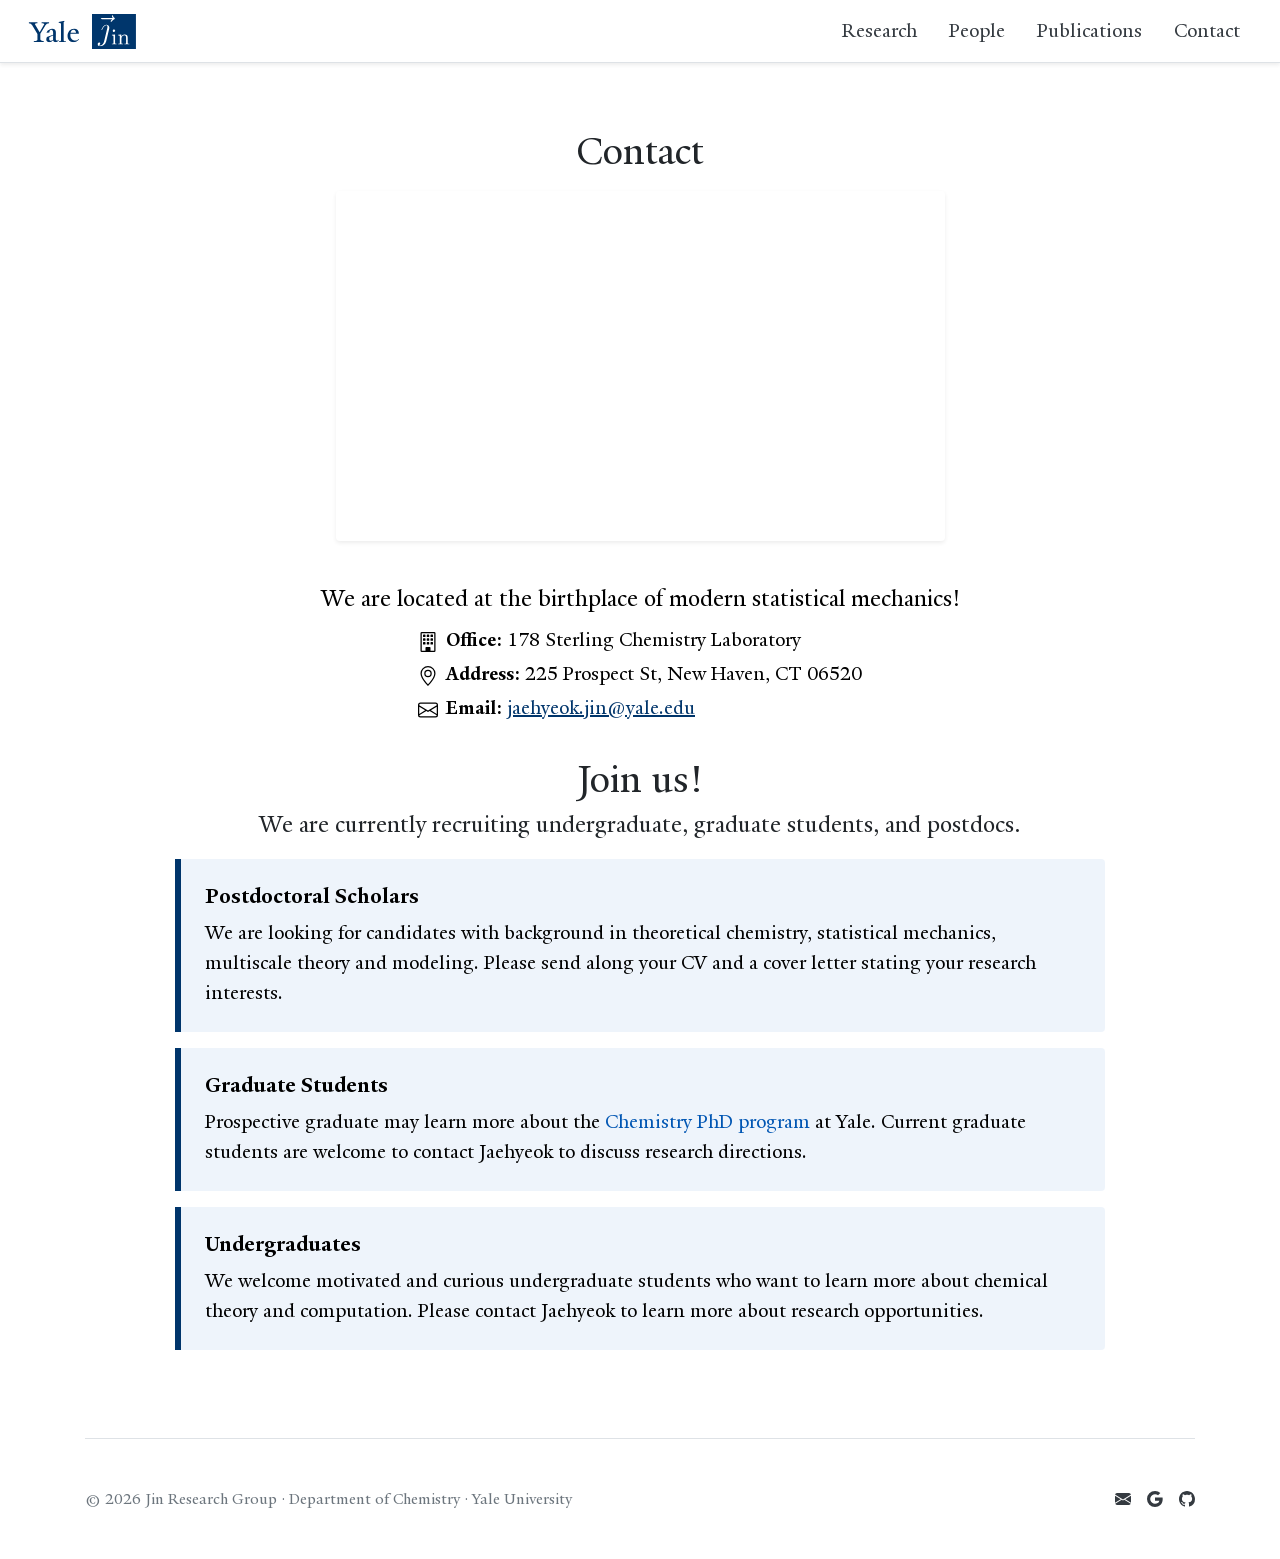
<file: contact.html>
<!DOCTYPE html>
<html>

<head>
    <meta charset="utf-8">
    <meta name="viewport" content="width=device-width, initial-scale=1.0, shrink-to-fit=no">
    <title>Jin Group | Contact</title>
    <meta property="og:title" content="Jin Group | Yale University">
    <meta property="og:type" content="website">
    <meta property="og:image" content="assets/img/Yale_Image.jpg">
    <meta name="image" content="assets/img/Yale_Image.jpg">
    <link rel="icon" type="image/svg+xml" sizes="341x267" href="assets/img/Logo_Jinmini.svg">
    <link rel="stylesheet" href="assets/bootstrap/css/bootstrap.min.css">
    <link rel="stylesheet" href="assets/css/YaleNew.css">
    <link rel="stylesheet" href="assets/css/bss-overrides.css">
    <link rel="stylesheet" href="https://cdn.jsdelivr.net/npm/bootstrap-icons@1.10.5/font/bootstrap-icons.css">
    <link rel="stylesheet" href="assets/css/styles.css">
</head>

<body>
    <nav class="bg-white shadow-sm mb-3 px-md-4 navbar navbar-light navbar-expand-md border-bottom"><a class="navbar-brand d-flex align-items-center" href="/"><img class="mr-2 logo-yale" src="assets/img/Logo_Yale.svg" alt="Yale Logo"><img src="assets/img/Logo_Jinmini.svg" alt="Jin Lab Logo" class="logo-jin"></a><button class="navbar-toggler" data-toggle="collapse" type="button" data-target="#nav-collapse" aria-controls="nav-collapse" aria-expanded="false" aria-label="Toggle navigation"><span class="navbar-toggler-icon"></span></button>
        <div class="collapse navbar-collapse" id="nav-collapse">
            <ul class="nav ml-auto">
                <li class="nav-item"><a class="nav-link text-dark" href="research.html" style="font-family:YaleNew;font-size:1.25rem;">Research</a></li>
                <li class="nav-item"><a class="nav-link text-dark" href="people.html" style="font-family:YaleNew;font-size:1.25rem;">People</a></li>
                <li class="nav-item"><a class="nav-link text-dark" href="publications.html" style="font-family:YaleNew;font-size:1.25rem;">Publications</a></li>
                <li class="nav-item"><a class="nav-link text-dark" href="contact.html" style="font-family:YaleNew;font-size:1.25rem;">Contact</a></li>
            </ul>
        </div>
    </nav>
    <div class="text-center pt-md-5 pb-md-4 mx-auto px-3 py-3 pricing-header">
        <h1 class="display-4" style="font-family:YaleNew;font-size:2.5rem;">Contact</h1>
        <p class="lead" style="font-family:YaleNew;"></p>
        <div class="row justify-content-center">
            <div class="col-md-8 col-lg-6 mb-4">
                <div class="rounded shadow-sm overflow-hidden" style="height:350px;"><iframe src="https://www.google.com/maps/embed?pb=!1m18!1m12!1m3!1d2996.5828160401943!2d-72.92560952438247!3d41.31793840030077!2m3!1f0!2f0!3f0!3m2!1i1024!2i768!4f13.1!3m3!1m2!1s0x89e7d9b8846386b3%3A0x5971662b5b69daf4!2sSterling%20Chemistry%20Laboratory!5e0!3m2!1sen!2snl!4v1778519714867!5m2!1sen!2snl" width="100%" height="100%" style="border:0;" allowfullscreen="" loading="lazy"></iframe></div>
            </div>
            <div class="col-12 mt-0">
                <div class="text-center p-3" style="font-family:YaleNew;">
                    <p class="mb-2" style="color:#000;font-size:1.5rem;">We are located at the birthplace of modern statistical mechanics!</p>
                    <div class="text-left d-inline-block">
                        <p class="mb-1" style="color:#000;font-size:1.25rem;"><svg class="bi bi-building mr-2" xmlns="http://www.w3.org/2000/svg" width="1em" height="1em" fill="currentColor" viewBox="0 0 16 16">
                                <path d="M4 2.5a.5.5 0 0 1 .5-.5h1a.5.5 0 0 1 .5.5v1a.5.5 0 0 1-.5.5h-1a.5.5 0 0 1-.5-.5zm3 0a.5.5 0 0 1 .5-.5h1a.5.5 0 0 1 .5.5v1a.5.5 0 0 1-.5.5h-1a.5.5 0 0 1-.5-.5zm3.5-.5a.5.5 0 0 0-.5.5v1a.5.5 0 0 0 .5.5h1a.5.5 0 0 0 .5-.5v-1a.5.5 0 0 0-.5-.5zM4 5.5a.5.5 0 0 1 .5-.5h1a.5.5 0 0 1 .5.5v1a.5.5 0 0 1-.5.5h-1a.5.5 0 0 1-.5-.5zM7.5 5a.5.5 0 0 0-.5.5v1a.5.5 0 0 0 .5.5h1a.5.5 0 0 0 .5-.5v-1a.5.5 0 0 0-.5-.5zm2.5.5a.5.5 0 0 1 .5-.5h1a.5.5 0 0 1 .5.5v1a.5.5 0 0 1-.5.5h-1a.5.5 0 0 1-.5-.5zM4.5 8a.5.5 0 0 0-.5.5v1a.5.5 0 0 0 .5.5h1a.5.5 0 0 0 .5-.5v-1a.5.5 0 0 0-.5-.5zm2.5.5a.5.5 0 0 1 .5-.5h1a.5.5 0 0 1 .5.5v1a.5.5 0 0 1-.5.5h-1a.5.5 0 0 1-.5-.5zm3.5-.5a.5.5 0 0 0-.5.5v1a.5.5 0 0 0 .5.5h1a.5.5 0 0 0 .5-.5v-1a.5.5 0 0 0-.5-.5z"></path>
                                <path d="M2 1a1 1 0 0 1 1-1h10a1 1 0 0 1 1 1v14a1 1 0 0 1-1 1H3a1 1 0 0 1-1-1zm11 0H3v14h3v-2.5a.5.5 0 0 1 .5-.5h3a.5.5 0 0 1 .5.5V15h3z"></path>
                            </svg><strong>Office:</strong> 178 Sterling Chemistry Laboratory </p>
                        <p class="mb-1" style="color:#000;font-size:1.25rem;"><svg class="bi bi-geo-alt mr-2" xmlns="http://www.w3.org/2000/svg" width="1em" height="1em" fill="currentColor" viewBox="0 0 16 16">
                                <path d="M12.166 8.94c-.524 1.062-1.234 2.12-1.96 3.07A32 32 0 0 1 8 14.58a32 32 0 0 1-2.206-2.57c-.726-.95-1.436-2.008-1.96-3.07C3.304 7.867 3 6.862 3 6a5 5 0 0 1 10 0c0 .862-.305 1.867-.834 2.94M8 16s6-5.686 6-10A6 6 0 0 0 2 6c0 4.314 6 10 6 10"></path>
                                <path d="M8 8a2 2 0 1 1 0-4 2 2 0 0 1 0 4m0 1a3 3 0 1 0 0-6 3 3 0 0 0 0 6"></path>
                            </svg><strong>Address:</strong> 225 Prospect St, New Haven, CT 06520 </p>
                        <p class="mb-0" style="color:#000;font-size:1.25rem;"><svg class="bi bi-envelope mr-2" xmlns="http://www.w3.org/2000/svg" width="1em" height="1em" fill="currentColor" viewBox="0 0 16 16">
                                <path d="M0 4a2 2 0 0 1 2-2h12a2 2 0 0 1 2 2v8a2 2 0 0 1-2 2H2a2 2 0 0 1-2-2zm2-1a1 1 0 0 0-1 1v.217l7 4.2 7-4.2V4a1 1 0 0 0-1-1zm13 2.383-4.708 2.825L15 11.105zm-.034 6.876-5.64-3.471L8 9.583l-1.326-.795-5.64 3.47A1 1 0 0 0 2 13h12a1 1 0 0 0 .966-.741M1 11.105l4.708-2.897L1 5.383z"></path>
                            </svg><strong>Email:&nbsp;</strong><a href="mailto:jaehyeok.jin@yale.edu" style="color:#00356B;text-decoration:underline;">jaehyeok.jin@yale.edu</a></p>
                    </div>
                </div>
            </div>
        </div>
        <div class="container text-left" style="max-width:960px;">
            <h2 class="display-4 text-center mt-3 mb-1" style="font-family:YaleNew;font-size:2.5rem;">Join us!</h2>
            <p class="lead text-center mb-3" style="font-family:YaleNew;font-size:1.5rem;">We are currently recruiting undergraduate, graduate students, and postdocs.</p>
            <div class="row">
                <div class="col-12 mb-3">
                    <div class="text-left" style="font-family:YaleNew;background:rgba(138, 183, 225, 0.15);border-left:6px solid #00356B;padding:24px;border-radius:0 4px 4px 0;">
                        <h5 class="font-weight-bold mb-2" style="color:#000;font-size:1.4rem;">Postdoctoral Scholars</h5>
                        <p class="mb-0" style="color:#000;font-size:1.25rem;">We are looking for candidates with background in theoretical chemistry, statistical mechanics, multiscale theory and modeling. Please send along your CV and a cover letter stating your research interests.</p>
                    </div>
                </div>
                <div class="col-12 mb-3">
                    <div class="text-left" style="font-family:YaleNew;background:rgba(138, 183, 225, 0.15);border-left:6px solid #00356B;padding:24px;border-radius:0 4px 4px 0;">
                        <h5 class="font-weight-bold mb-2" style="color:#000;font-size:1.4rem;">Graduate Students</h5>
                        <p class="mb-0" style="color:#000;font-size:1.25rem;">Prospective graduate may learn more about the <span style="color:rgb(0, 86, 179);">Chemistry PhD program</span> at Yale. Current graduate students are welcome to contact Jaehyeok to discuss research directions.</p>
                    </div>
                </div>
                <div class="col-12 mb-3">
                    <div class="text-left" style="font-family:YaleNew;background:rgba(138, 183, 225, 0.15);border-left:6px solid #00356B;padding:24px;border-radius:0 4px 4px 0;">
                        <h5 class="font-weight-bold mb-2" style="color:#000;font-size:1.4rem;">Undergraduates</h5>
                        <p class="mb-0" style="color:#000;font-size:1.25rem;">We welcome motivated and curious undergraduate students who want to learn more about chemical theory and computation. Please contact Jaehyeok to learn more about research opportunities.</p>
                    </div>
                </div>
            </div>
        </div>
    </div>
    <div class="container">
        <footer class="pt-4 pt-md-5 my-md-5 border-top">
            <div class="row align-items-center">
                <div class="col-md-8">
                    <p class="text-muted mb-0" style="font-family:YaleNew;">© 2026 Jin Research Group ·&nbsp;<span style="color:rgb(108, 117, 125);">Department of Chemistry</span>&nbsp;·&nbsp;<span style="color:rgb(108, 117, 125);">Yale University</span></p>
                </div>
                <div class="col-md-4 text-md-right mt-3 mt-md-0"><a class="text-dark ml-3" href="mailto:jj3296@columbia.edu" aria-label="Email"><svg class="bi bi-envelope-fill fs-4" xmlns="http://www.w3.org/2000/svg" width="1em" height="1em" fill="currentColor" viewBox="0 0 16 16">
                            <path d="M.05 3.555A2 2 0 0 1 2 2h12a2 2 0 0 1 1.95 1.555L8 8.414zM0 4.697v7.104l5.803-3.558zM6.761 8.83l-6.57 4.027A2 2 0 0 0 2 14h12a2 2 0 0 0 1.808-1.144l-6.57-4.027L8 9.586zm3.436-.586L16 11.801V4.697z"></path>
                        </svg></a><a class="text-dark ml-3" href="https://scholar.google.com/citations?user=K7TtDyIAAAAJ&amp;hl=en&amp;oi=sra" aria-label="Google Scholar"><svg class="bi bi-google fs-4" xmlns="http://www.w3.org/2000/svg" width="1em" height="1em" fill="currentColor" viewBox="0 0 16 16">
                            <path d="M15.545 6.558a9.4 9.4 0 0 1 .139 1.626c0 2.434-.87 4.492-2.384 5.885h.002C11.978 15.292 10.158 16 8 16A8 8 0 1 1 8 0a7.7 7.7 0 0 1 5.352 2.082l-2.284 2.284A4.35 4.35 0 0 0 8 3.166c-2.087 0-3.86 1.408-4.492 3.304a4.8 4.8 0 0 0 0 3.063h.003c.635 1.893 2.405 3.301 4.492 3.301 1.078 0 2.004-.276 2.722-.764h-.003a3.7 3.7 0 0 0 1.599-2.431H8v-3.08z"></path>
                        </svg></a><a class="text-dark ml-3" href="https://github.com/jaehyeokjin" aria-label="GitHub"><svg class="bi bi-github fs-4" xmlns="http://www.w3.org/2000/svg" width="1em" height="1em" fill="currentColor" viewBox="0 0 16 16">
                            <path d="M8 0C3.58 0 0 3.58 0 8c0 3.54 2.29 6.53 5.47 7.59.4.07.55-.17.55-.38 0-.19-.01-.82-.01-1.49-2.01.37-2.53-.49-2.69-.94-.09-.23-.48-.94-.82-1.13-.28-.15-.68-.52-.01-.53.63-.01 1.08.58 1.23.82.72 1.21 1.87.87 2.33.66.07-.52.28-.87.51-1.07-1.78-.2-3.64-.89-3.64-3.95 0-.87.31-1.59.82-2.15-.08-.2-.36-1.02.08-2.12 0 0 .67-.21 2.2.82.64-.18 1.32-.27 2-.27s1.36.09 2 .27c1.53-1.04 2.2-.82 2.2-.82.44 1.1.16 1.92.08 2.12.51.56.82 1.27.82 2.15 0 3.07-1.87 3.75-3.65 3.95.29.25.54.73.54 1.48 0 1.07-.01 1.93-.01 2.2 0 .21.15.46.55.38A8.01 8.01 0 0 0 16 8c0-4.42-3.58-8-8-8"></path>
                        </svg></a></div>
            </div>
        </footer>
    </div>
    <script src="assets/js/jquery.min.js"></script>
    <script src="assets/bootstrap/js/bootstrap.min.js"></script>
</body>

</html>
</file>
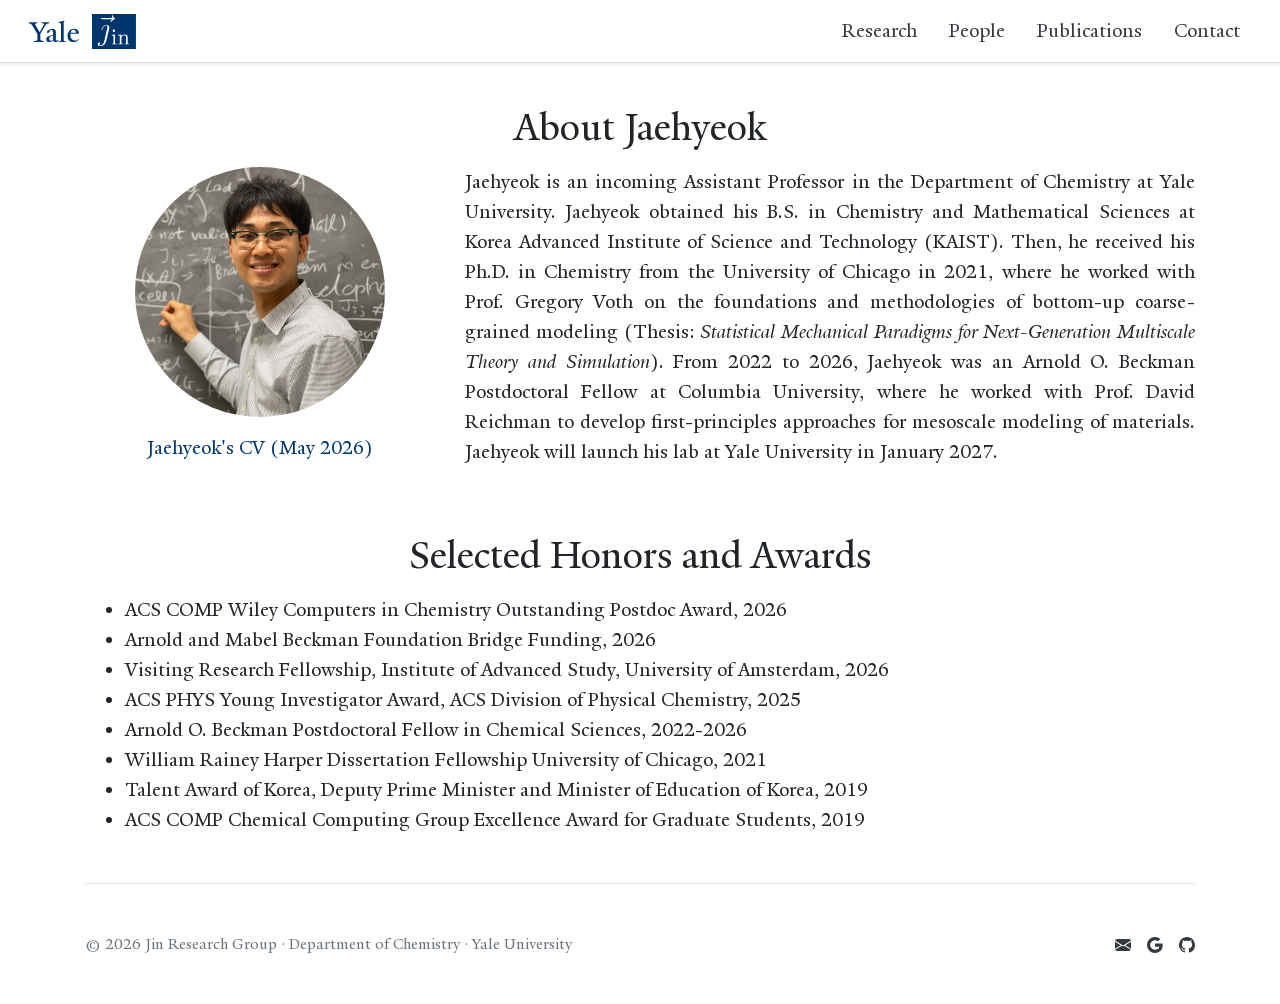
<file: jaehyeok.html>
<!DOCTYPE html>
<html>

<head>
    <meta charset="utf-8">
    <meta name="viewport" content="width=device-width, initial-scale=1.0, shrink-to-fit=no">
    <title>Jin Group | About Jaehyeok</title>
    <meta property="og:title" content="Jin Group | Yale University">
    <meta property="og:type" content="website">
    <meta property="og:image" content="assets/img/Yale_Image.jpg">
    <link rel="icon" type="image/svg+xml" sizes="341x267" href="assets/img/Logo_Jinmini.svg">
    <link rel="stylesheet" href="assets/bootstrap/css/bootstrap.min.css">
    <link rel="stylesheet" href="assets/css/YaleNew.css">
    <link rel="stylesheet" href="assets/css/bss-overrides.css">
    <link rel="stylesheet" href="https://cdn.jsdelivr.net/npm/bootstrap-icons@1.10.5/font/bootstrap-icons.css">
    <link rel="stylesheet" href="assets/css/styles.css">
</head>

<body>
    <nav class="bg-white shadow-sm mb-3 px-md-4 navbar navbar-light navbar-expand-md border-bottom"><a class="navbar-brand d-flex align-items-center" href="/"><img class="mr-2 logo-yale" src="assets/img/Logo_Yale.svg" alt="Yale Logo"><img src="assets/img/Logo_Jinmini.svg" alt="Jin Lab Logo" class="logo-jin"></a><button class="navbar-toggler" data-toggle="collapse" type="button" data-target="#nav-collapse" aria-controls="nav-collapse" aria-expanded="false" aria-label="Toggle navigation"><span class="navbar-toggler-icon"></span></button>
        <div class="collapse navbar-collapse" id="nav-collapse">
            <ul class="nav ml-auto">
                <li class="nav-item"><a class="nav-link text-dark" href="research.html" style="font-family:YaleNew;font-size:1.25rem;">Research</a></li>
                <li class="nav-item"><a class="nav-link text-dark" href="people.html" style="font-family:YaleNew;font-size:1.25rem;">People</a></li>
                <li class="nav-item"><a class="nav-link text-dark" href="publications.html" style="font-family:YaleNew;font-size:1.25rem;">Publications</a></li>
                <li class="nav-item"><a class="nav-link text-dark" href="contact.html" style="font-family:YaleNew;font-size:1.25rem;">Contact</a></li>
            </ul>
        </div>
    </nav>
    <div class="text-center pt-md-4 pb-md-2 mx-auto px-3 py-2">
        <h1 class="display-4" style="font-family:YaleNew;font-size:2.5rem;">About Jaehyeok</h1>
    </div>
    <div class="container">
        <div class="row">
            <div class="col-12 col-lg-4 text-center mb-4 mb-lg-0"><img class="img-fluid rounded-circle mb-3" src="assets/img/Jaehyeok_image.png" alt="Jaehyeok" style="max-width:250px;">
                <p style="font-family:YaleNew;"><a href="https://jinjaehyeok.wordpress.com/wp-content/uploads/2026/05/jin_jaehyeok_cv_may2026-3.pdf" style="color:#00366C;font-size:1.25rem;" target="_blank">Jaehyeok's CV (May 2026)</a></p>
            </div>
            <div class="col-12 col-lg-8">
                <p class="lead text-justify" style="font-family:YaleNew;font-size:1.25rem;">Jaehyeok is an incoming Assistant Professor in the Department of Chemistry at Yale University. Jaehyeok obtained his B.S. in Chemistry and Mathematical Sciences at Korea Advanced Institute of Science and Technology (KAIST). Then, he received his Ph.D. in Chemistry from the University of Chicago in 2021, where he worked with Prof. Gregory Voth on the foundations and methodologies of bottom-up coarse-grained modeling (Thesis: <em>Statistical Mechanical Paradigms for Next-Generation Multiscale Theory and Simulation</em>). From 2022 to 2026, Jaehyeok was an Arnold O. Beckman Postdoctoral Fellow at Columbia University, where he worked with Prof. David Reichman to develop first-principles approaches for mesoscale modeling of materials. Jaehyeok will launch his lab at Yale University in January 2027.</p>
            </div><p class="text-left mb-0 lead" style="font-family:YaleNew;font-weight:bold;" data-bss-id="181"></p>
        </div>
        <h1 class="mt-5" style="font-family:YaleNew;text-align:center;font-size:2.5rem;">Selected Honors and Awards</h1>
        <p></p>
        <ul style="font-family:YaleNew;font-size:1.25rem;">
            <li>ACS COMP Wiley Computers in Chemistry Outstanding Postdoc Award, 2026</li>
            <li>Arnold and Mabel Beckman Foundation Bridge Funding, 2026</li>
            <li>Visiting Research Fellowship, Institute of Advanced Study, University of Amsterdam, 2026</li>
            <li>ACS PHYS Young Investigator Award,&nbsp;ACS Division of Physical Chemistry, 2025</li>
            <li>Arnold O. Beckman Postdoctoral Fellow in Chemical Sciences, 2022-2026</li>
            <li>William Rainey Harper Dissertation Fellowship University of Chicago, 2021</li>
            <li>Talent Award of Korea, Deputy Prime Minister and Minister of Education of Korea, 2019</li>
            <li>ACS COMP Chemical Computing Group Excellence Award for Graduate Students, 2019</li>
        </ul>
    </div>
    <div class="container">
        <footer class="pt-4 pt-md-5 my-md-5 border-top">
            <div class="row align-items-center">
                <div class="col-md-8 col-lg-8">
                    <p class="text-muted mb-0" style="font-family:YaleNew;color:rgb(108, 117, 125);">© 2026 Jin Research Group ·&nbsp;<span style="color:rgb(108, 117, 125);">Department of Chemistry</span>&nbsp;·&nbsp;<span style="color:rgb(108, 117, 125);">Yale University</span></p>
                </div>
                <div class="col-md-4 text-md-right mt-3 mt-md-0"><a class="text-dark ml-3" href="mailto:jj3296@columbia.edu" aria-label="Email"><svg class="bi bi-envelope-fill fs-4" xmlns="http://www.w3.org/2000/svg" width="1em" height="1em" fill="currentColor" viewbox="0 0 16 16"><path d="M.05 3.555A2 2 0 0 1 2 2h12a2 2 0 0 1 1.95 1.555L8 8.414zM0 4.697v7.104l5.803-3.558zM6.761 8.83l-6.57 4.027A2 2 0 0 0 2 14h12a2 2 0 0 0 1.808-1.144l-6.57-4.027L8 9.586zm3.436-.586L16 11.801V4.697z"></path></svg></a><a class="text-dark ml-3" href="https://scholar.google.com/citations?user=K7TtDyIAAAAJ&amp;hl=en&amp;oi=sra" aria-label="Google Scholar"><svg class="bi bi-google fs-4" xmlns="http://www.w3.org/2000/svg" width="1em" height="1em" fill="currentColor" viewbox="0 0 16 16"><path d="M15.545 6.558a9.4 9.4 0 0 1 .139 1.626c0 2.434-.87 4.492-2.384 5.885h.002C11.978 15.292 10.158 16 8 16A8 8 0 1 1 8 0a7.7 7.7 0 0 1 5.352 2.082l-2.284 2.284A4.35 4.35 0 0 0 8 3.166c-2.087 0-3.86 1.408-4.492 3.304a4.8 4.8 0 0 0 0 3.063h.003c.635 1.893 2.405 3.301 4.492 3.301 1.078 0 2.004-.276 2.722-.764h-.003a3.7 3.7 0 0 0 1.599-2.431H8v-3.08z"></path></svg></a><a class="text-dark ml-3" href="https://github.com/jaehyeokjin" aria-label="GitHub"><svg class="bi bi-github fs-4" xmlns="http://www.w3.org/2000/svg" width="1em" height="1em" fill="currentColor" viewbox="0 0 16 16"><path d="M8 0C3.58 0 0 3.58 0 8c0 3.54 2.29 6.53 5.47 7.59.4.07.55-.17.55-.38 0-.19-.01-.82-.01-1.49-2.01.37-2.53-.49-2.69-.94-.09-.23-.48-.94-.82-1.13-.28-.15-.68-.52-.01-.53.63-.01 1.08.58 1.23.82.72 1.21 1.87.87 2.33.66.07-.52.28-.87.51-1.07-1.78-.2-3.64-.89-3.64-3.95 0-.87.31-1.59.82-2.15-.08-.2-.36-1.02.08-2.12 0 0 .67-.21 2.2.82.64-.18 1.32-.27 2-.27s1.36.09 2 .27c1.53-1.04 2.2-.82 2.2-.82.44 1.1.16 1.92.08 2.12.51.56.82 1.27.82 2.15 0 3.07-1.87 3.75-3.65 3.95.29.25.54.73.54 1.48 0 1.07-.01 1.93-.01 2.2 0 .21.15.46.55.38A8.01 8.01 0 0 0 16 8c0-4.42-3.58-8-8-8"></path></svg></a></div>
            </div>
        </footer>
    </div>
    <script src="assets/js/jquery.min.js"></script>
    <script src="assets/bootstrap/js/bootstrap.min.js"></script>
</body>

</html>
</file>
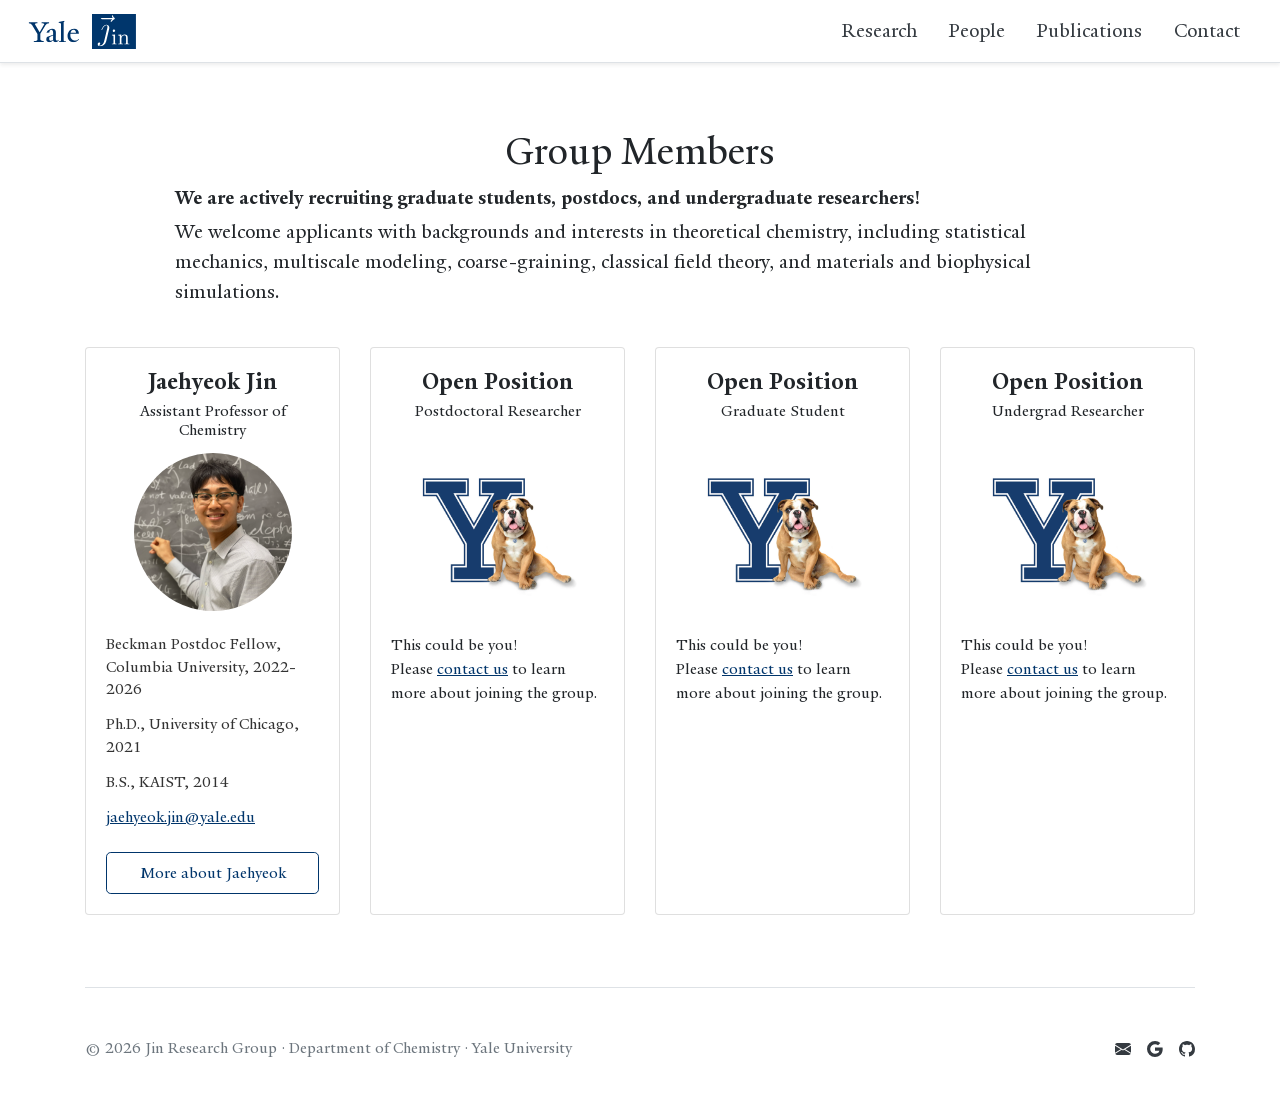
<file: people.html>
<!DOCTYPE html>
<html>

<head>
    <meta charset="utf-8">
    <meta name="viewport" content="width=device-width, initial-scale=1.0, shrink-to-fit=no">
    <title>Jin Group | People</title>
    <meta property="og:title" content="Jin Group | Yale University">
    <meta property="og:type" content="website">
    <meta property="og:image" content="assets/img/Yale_Image.jpg">
    <link rel="icon" type="image/svg+xml" sizes="341x267" href="assets/img/Logo_Jinmini.svg">
    <link rel="stylesheet" href="assets/bootstrap/css/bootstrap.min.css">
    <link rel="stylesheet" href="assets/css/YaleNew.css">
    <link rel="stylesheet" href="assets/css/bss-overrides.css">
    <link rel="stylesheet" href="https://cdn.jsdelivr.net/npm/bootstrap-icons@1.10.5/font/bootstrap-icons.css">
    <link rel="stylesheet" href="assets/css/styles.css">
</head>

<body>
    <nav class="bg-white shadow-sm mb-3 px-md-4 navbar navbar-light navbar-expand-md border-bottom"><a class="navbar-brand d-flex align-items-center" href="/"><img class="mr-2 logo-yale" src="assets/img/Logo_Yale.svg" alt="Yale Logo"><img src="assets/img/Logo_Jinmini.svg" alt="Jin Lab Logo" class="logo-jin"></a><button class="navbar-toggler" data-toggle="collapse" type="button" data-target="#nav-collapse" aria-controls="nav-collapse" aria-expanded="false" aria-label="Toggle navigation"><span class="navbar-toggler-icon"></span></button>
        <div class="collapse navbar-collapse" id="nav-collapse">
            <ul class="nav ml-auto">
                <li class="nav-item"><a class="nav-link text-dark" href="research.html" style="font-family:YaleNew;font-size:1.25rem;">Research</a></li>
                <li class="nav-item"><a class="nav-link text-dark" href="people.html" style="font-family:YaleNew;font-size:1.25rem;">People</a></li>
                <li class="nav-item"><a class="nav-link text-dark" href="publications.html" style="font-family:YaleNew;font-size:1.25rem;">Publications</a></li>
                <li class="nav-item"><a class="nav-link text-dark" href="contact.html" style="font-family:YaleNew;font-size:1.25rem;">Contact</a></li>
            </ul>
        </div>
    </nav>
    <div class="pt-md-5 pb-md-4 mx-auto px-3 py-3">
        <h1 class="display-4 text-center" style="font-family:YaleNew;font-size:2.5rem;">Group Members</h1>
        <div class="container" style="max-width:960px;">
            <p class="lead mb-1" style="font-family:YaleNew;font-weight:bold;text-align:left;font-size:1.25rem;">We are actively recruiting graduate students, postdocs, and undergraduate researchers!</p>
            <p class="lead" style="font-family:YaleNew;font-size:1.25rem;text-align:left;">We welcome applicants with backgrounds and interests in theoretical chemistry, including statistical mechanics, multiscale modeling, coarse-graining, classical field theory, and materials and biophysical simulations.</p>
        </div>
    </div>
    <div class="container">
        <div class="row text-center mb-3">
            <div class="col-12 col-md-6 col-lg-3 mb-4">
                <div class="card h-100 box-shadow">
                    <div class="card-body">
                        <h1 class="mb-1 card-title pricing-card-title" style="font-size:1.5rem;font-family:YaleNew;font-weight:bold;">Jaehyeok Jin<small class="text-muted"></small></h1>
                        <h1 class="mb-3 card-title pricing-card-title" style="font-size:1rem;font-family:YaleNew;min-height:2.4em;">Assistant Professor of Chemistry<small class="text-muted"></small></h1>
                        <div style="height:170px;display:flex;align-items:center;justify-content:center;"><img class="img-fluid rounded-circle mb-3" src="assets/img/Jaehyeok_image.png" style="max-width:158px;"></div>
                        <ul class="mt-2 mb-4 member-list" style="font-family:YaleNew;min-height:180px;">
                            <li class="member-item"><span style="font-size:1rem;">Beckman Postdoc Fellow, Columbia University, 2022-2026</span></li>
                            <li class="member-item"><span style="font-size:1rem;">Ph.D., University of Chicago, 2021</span></li>
                            <li class="member-item"><span style="font-size:1rem;">B.S., KAIST, 2014</span></li>
                            <li class="member-item" style="font-size:1rem;"><a href="mailto:jaehyeok.jin@yale.edu">jaehyeok.jin@yale.edu</a></li>
                        </ul><a class="btn btn-outline-primary btn-block btn-lg ml-0 mr-0 mb-0" role="button" style="font-family:YaleNew;font-size:1rem;" href="jaehyeok.html">More about Jaehyeok</a>
                    </div>
                </div>
            </div>
            <div class="col-12 col-md-6 col-lg-3 mb-4">
                <div class="card h-100 box-shadow">
                    <div class="card-body">
                        <h1 class="mb-1 card-title pricing-card-title" style="font-size:1.5rem;font-family:YaleNew;font-weight:bold;">Open Position<small class="text-muted"></small></h1>
                        <h1 class="mb-3 card-title pricing-card-title" style="font-size:1rem;font-family:YaleNew;min-height:2.4em;">Postdoctoral Researcher<small class="text-muted"></small></h1>
                        <div style="height:170px;display:flex;align-items:center;justify-content:center;"><img class="img-fluid mb-3" src="assets/img/yale_postdoc.jpg" style="max-width:158px;"></div>
                        <ul class="list-unstyled mt-2 mb-4" style="min-height:180px;">
                            <li style="font-family:YaleNew;font-size:1rem;text-align:left;">This could be you! Please&nbsp;<span style="text-decoration:underline;color:rgb(0, 53, 107);">contact us</span>&nbsp;to learn more about joining the group.</li>
                            <li></li>
                        </ul>
                    </div>
                </div>
            </div>
            <div class="col-12 col-md-6 col-lg-3 mb-4">
                <div class="card h-100 box-shadow">
                    <div class="card-body">
                        <h1 class="mb-1 card-title pricing-card-title" style="font-size:1.5rem;font-family:YaleNew;font-weight:bold;">Open Position<small class="text-muted"></small></h1>
                        <h1 class="mb-3 card-title pricing-card-title" style="font-size:1rem;font-family:YaleNew;min-height:2.4em;">Graduate Student</h1>
                        <div style="height:170px;display:flex;align-items:center;justify-content:center;"><img class="img-fluid mb-3" src="assets/img/yale_postdoc.jpg" style="max-width:158px;"></div>
                        <ul class="list-unstyled mt-2 mb-4" style="min-height:180px;">
                            <li style="font-family:YaleNew;font-size:1rem;text-align:left;">This could be you! Please&nbsp;<span style="text-decoration:underline;color:rgb(0, 53, 107);background-color:transparent;">contact us</span>&nbsp;to learn more about joining the group.</li>
                        </ul>
                    </div>
                </div>
            </div>
            <div class="col-12 col-md-6 col-lg-3 mb-4">
                <div class="card h-100 box-shadow">
                    <div class="card-body">
                        <h1 class="mb-1 card-title pricing-card-title" style="font-size:1.5rem;font-family:YaleNew;font-weight:bold;">Open Position<small class="text-muted"></small></h1>
                        <h1 class="mb-3 card-title pricing-card-title" style="font-size:1rem;font-family:YaleNew;min-height:2.4em;">Undergrad Researcher<small class="text-muted"></small></h1>
                        <div style="height:170px;display:flex;align-items:center;justify-content:center;"><img class="img-fluid mb-3" src="assets/img/yale_postdoc.jpg" style="max-width:158px;"></div>
                        <ul class="list-unstyled mt-2 mb-4" style="min-height:180px;">
                            <li style="font-family:YaleNew;font-size:1rem;text-align:left;">This could be you! Please&nbsp;<span style="text-decoration:underline;color:rgb(0, 53, 107);background-color:transparent;">contact us</span>&nbsp;to learn more about joining the group.</li>
                        </ul>
                    </div>
                </div>
            </div>
        </div>
        <footer class="pt-4 pt-md-5 my-md-5 border-top">
            <div class="row align-items-center">
                <div class="col-md-8 col-lg-8">
                    <p class="text-muted mb-0" style="font-family:YaleNew;">© 2026 Jin Research Group ·&nbsp;<span style="color:rgb(108, 117, 125);">Department of Chemistry</span>&nbsp;·&nbsp;<span style="color:rgb(108, 117, 125);">Yale University</span></p>
                </div>
                <div class="col-md-4 text-md-right mt-3 mt-md-0"><a class="text-dark ml-3" href="mailto:jaehyeok.jin@yale.edu" aria-label="Email"><svg class="bi bi-envelope-fill fs-4" xmlns="http://www.w3.org/2000/svg" width="1em" height="1em" fill="currentColor" viewbox="0 0 16 16"><path d="M.05 3.555A2 2 0 0 1 2 2h12a2 2 0 0 1 1.95 1.555L8 8.414zM0 4.697v7.104l5.803-3.558zM6.761 8.83l-6.57 4.027A2 2 0 0 0 2 14h12a2 2 0 0 0 1.808-1.144l-6.57-4.027L8 9.586zm3.436-.586L16 11.801V4.697z"></path></svg></a><a class="text-dark ml-3" href="https://scholar.google.com/citations?user=K7TtDyIAAAAJ&amp;hl=en&amp;oi=sra" aria-label="Google Scholar"><svg class="bi bi-google fs-4" xmlns="http://www.w3.org/2000/svg" width="1em" height="1em" fill="currentColor" viewbox="0 0 16 16"><path d="M15.545 6.558a9.4 9.4 0 0 1 .139 1.626c0 2.434-.87 4.492-2.384 5.885h.002C11.978 15.292 10.158 16 8 16A8 8 0 1 1 8 0a7.7 7.7 0 0 1 5.352 2.082l-2.284 2.284A4.35 4.35 0 0 0 8 3.166c-2.087 0-3.86 1.408-4.492 3.304a4.8 4.8 0 0 0 0 3.063h.003c.635 1.893 2.405 3.301 4.492 3.301 1.078 0 2.004-.276 2.722-.764h-.003a3.7 3.7 0 0 0 1.599-2.431H8v-3.08z"></path></svg></a><a class="text-dark ml-3" href="https://github.com/jaehyeokjin" aria-label="GitHub"><svg class="bi bi-github fs-4" xmlns="http://www.w3.org/2000/svg" width="1em" height="1em" fill="currentColor" viewbox="0 0 16 16"><path d="M8 0C3.58 0 0 3.58 0 8c0 3.54 2.29 6.53 5.47 7.59.4.07.55-.17.55-.38 0-.19-.01-.82-.01-1.49-2.01.37-2.53-.49-2.69-.94-.09-.23-.48-.94-.82-1.13-.28-.15-.68-.52-.01-.53.63-.01 1.08.58 1.23.82.72 1.21 1.87.87 2.33.66.07-.52.28-.87.51-1.07-1.78-.2-3.64-.89-3.64-3.95 0-.87.31-1.59.82-2.15-.08-.2-.36-1.02.08-2.12 0 0 .67-.21 2.2.82.64-.18 1.32-.27 2-.27s1.36.09 2 .27c1.53-1.04 2.2-.82 2.2-.82.44 1.1.16 1.92.08 2.12.51.56.82 1.27.82 2.15 0 3.07-1.87 3.75-3.65 3.95.29.25.54.73.54 1.48 0 1.07-.01 1.93-.01 2.2 0 .21.15.46.55.38A8.01 8.01 0 0 0 16 8c0-4.42-3.58-8-8-8"></path></svg></a></div>
            </div>
        </footer>
    </div>
    <script src="assets/js/jquery.min.js"></script>
    <script src="assets/bootstrap/js/bootstrap.min.js"></script>
</body>

</html>
</file>
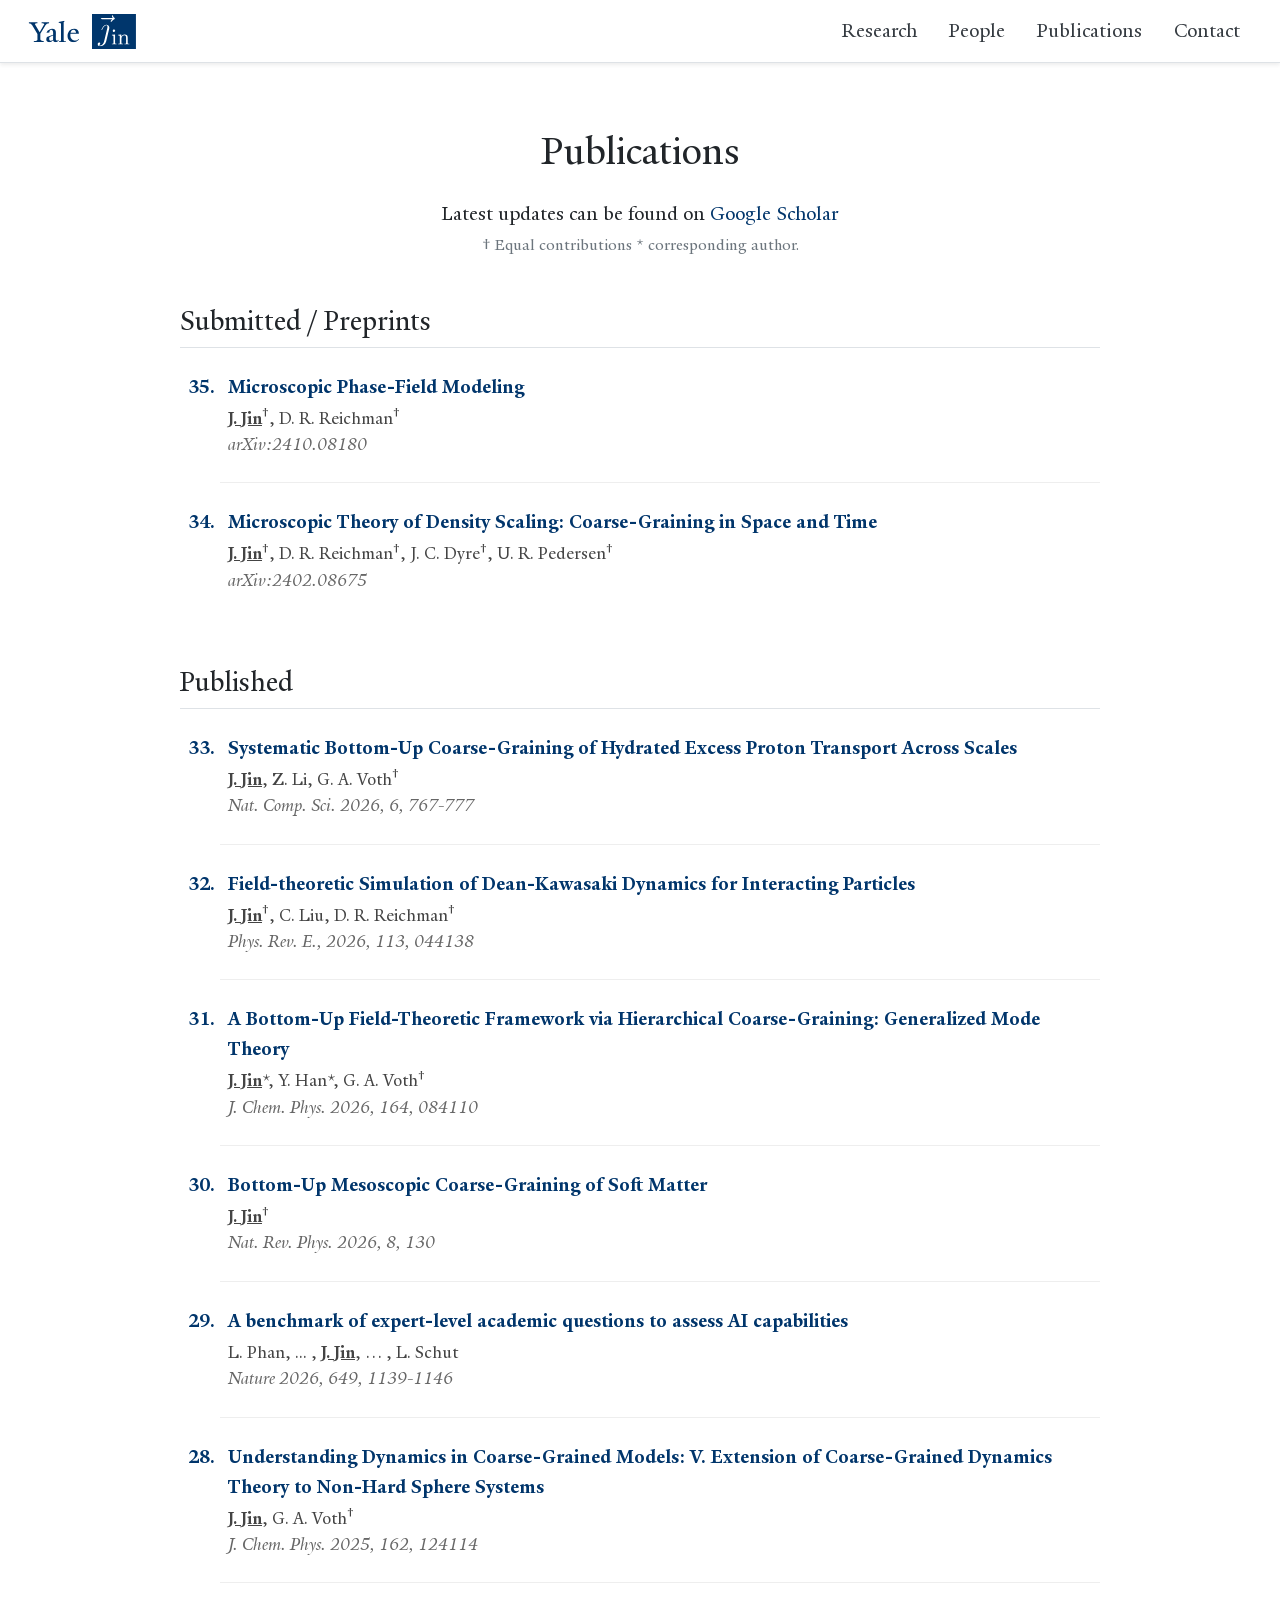
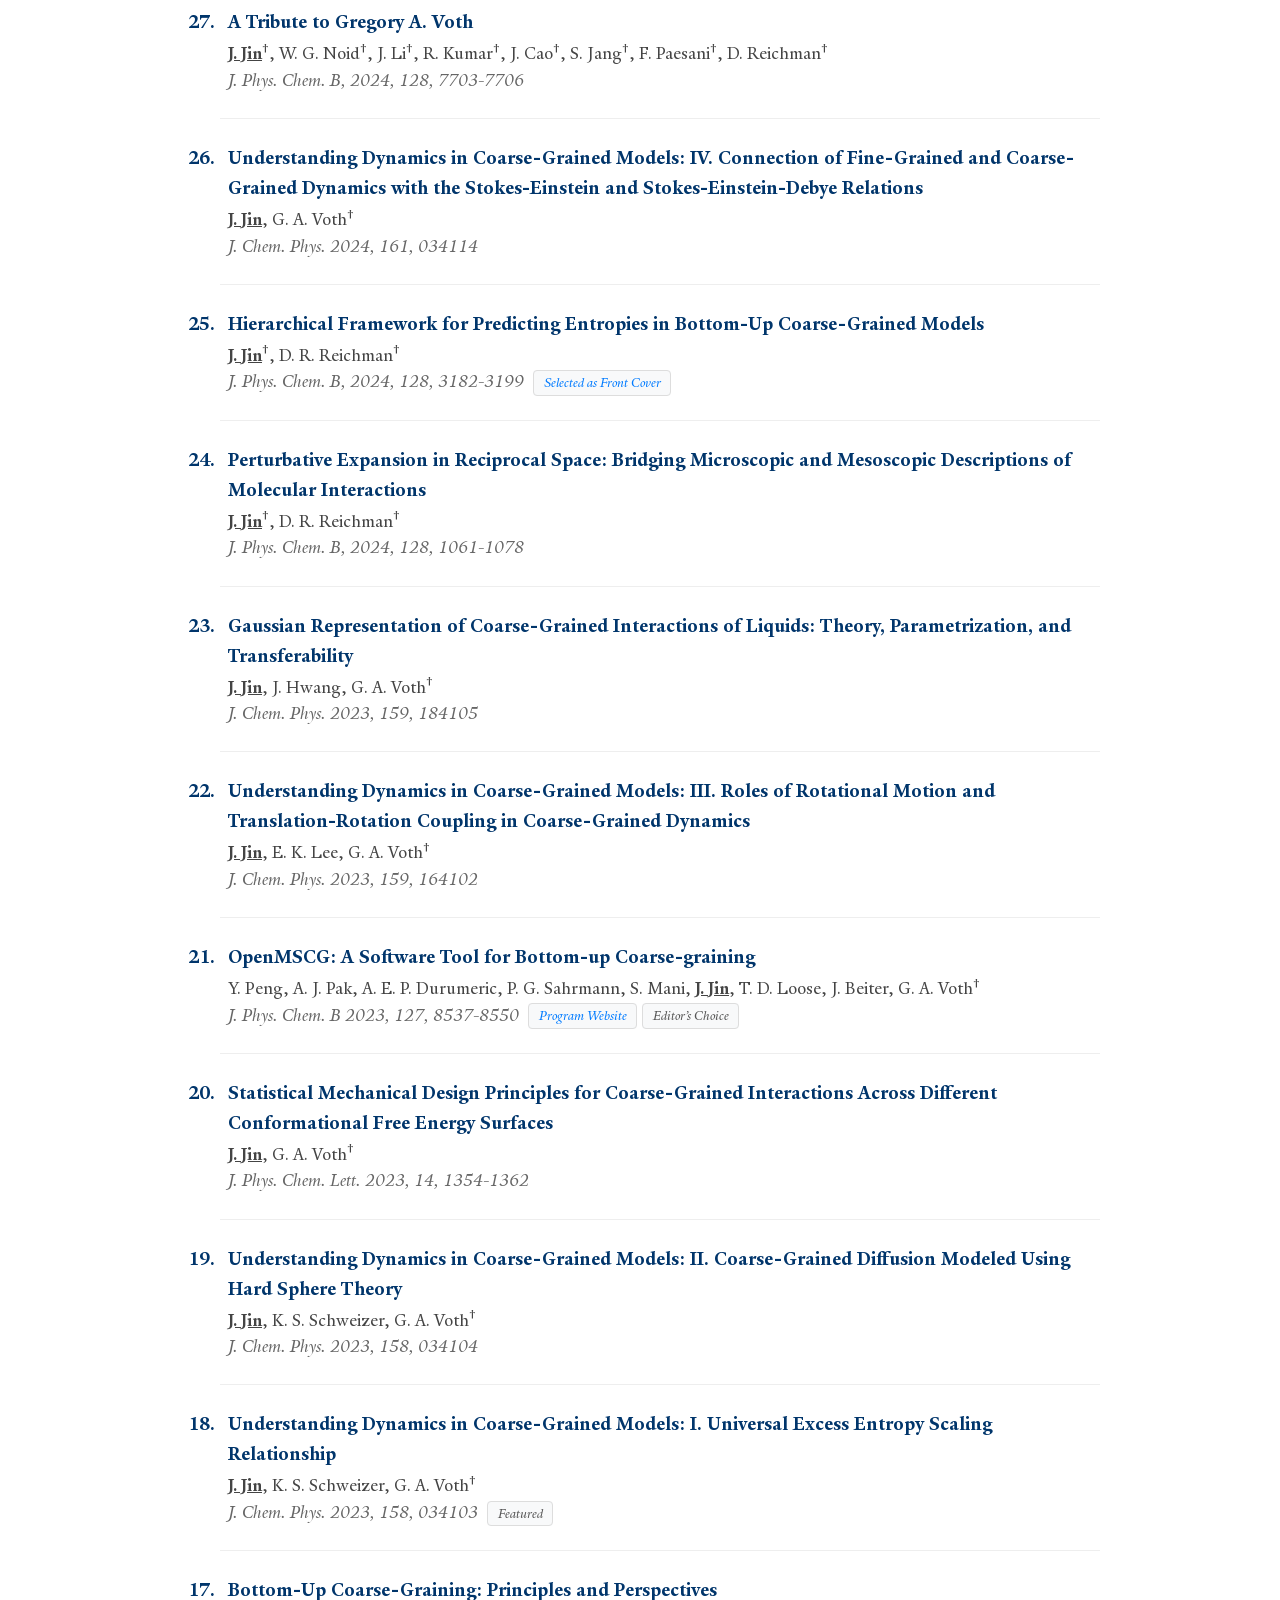
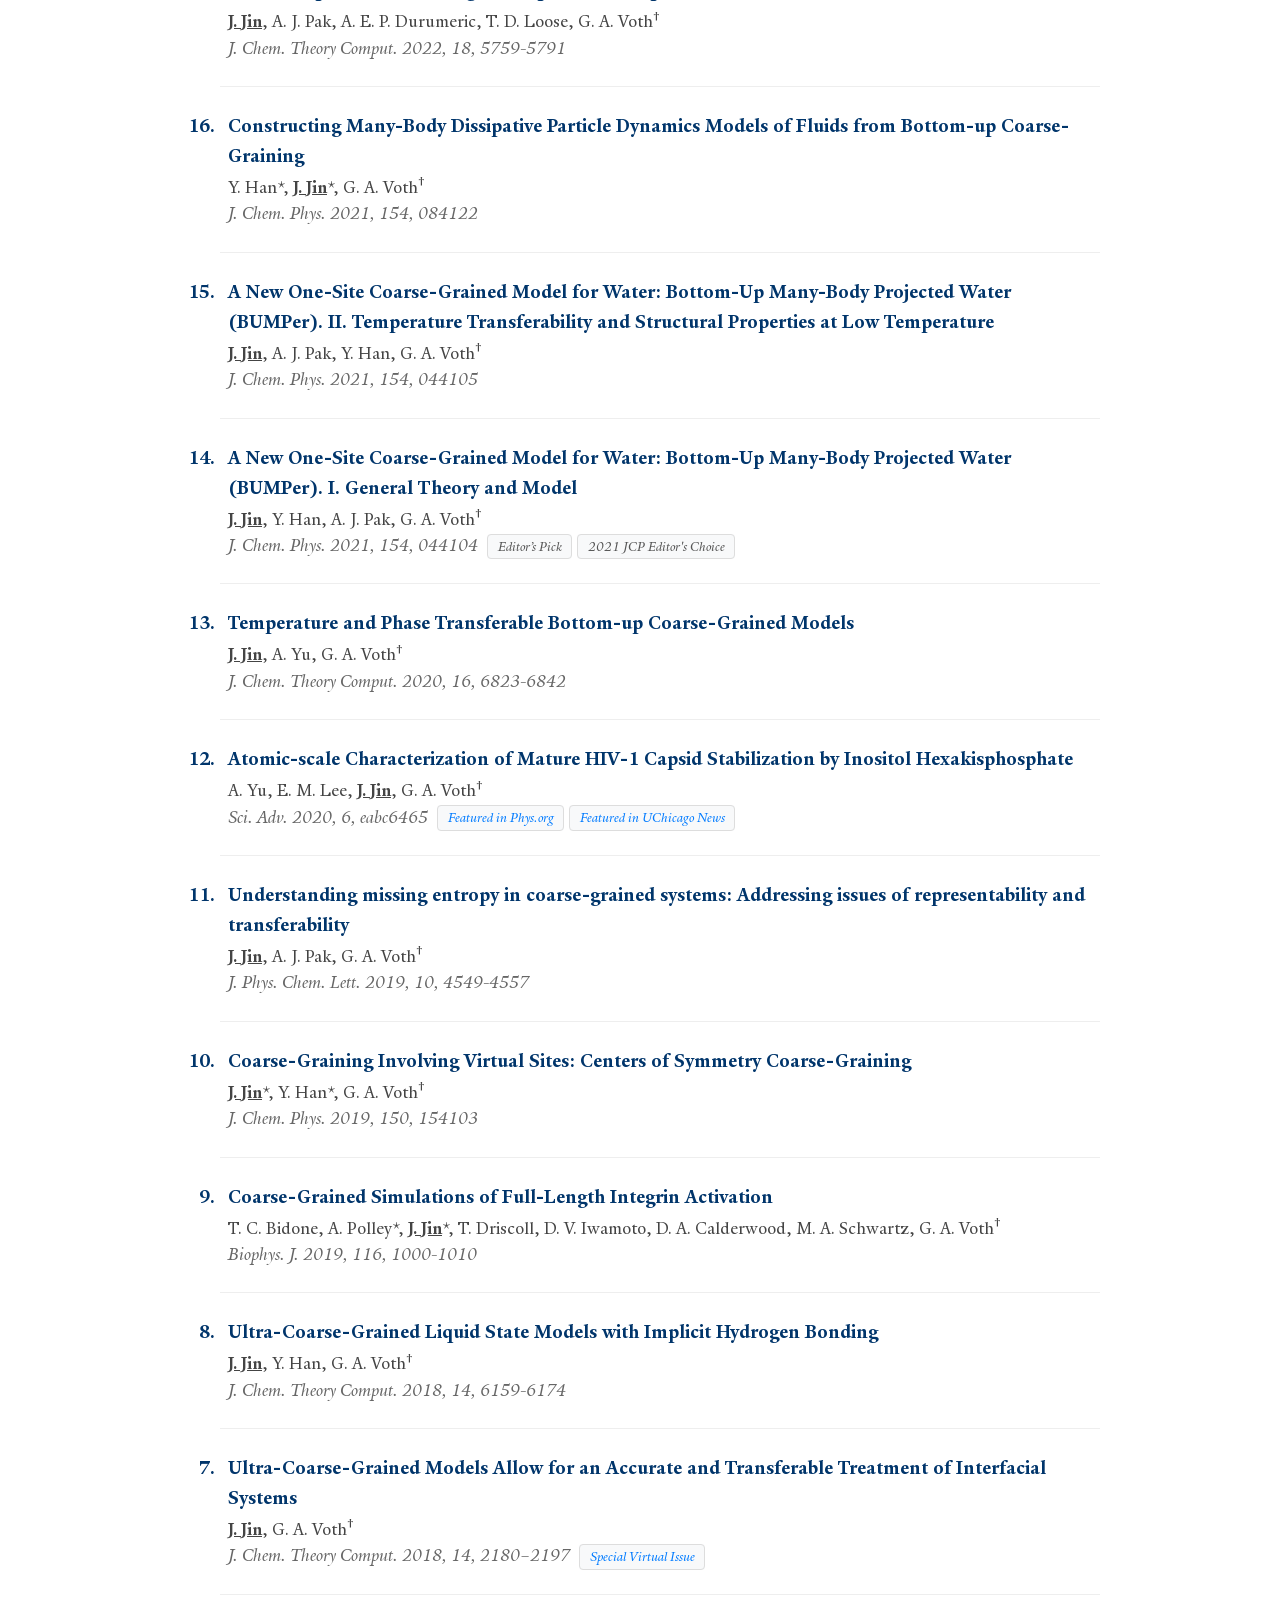
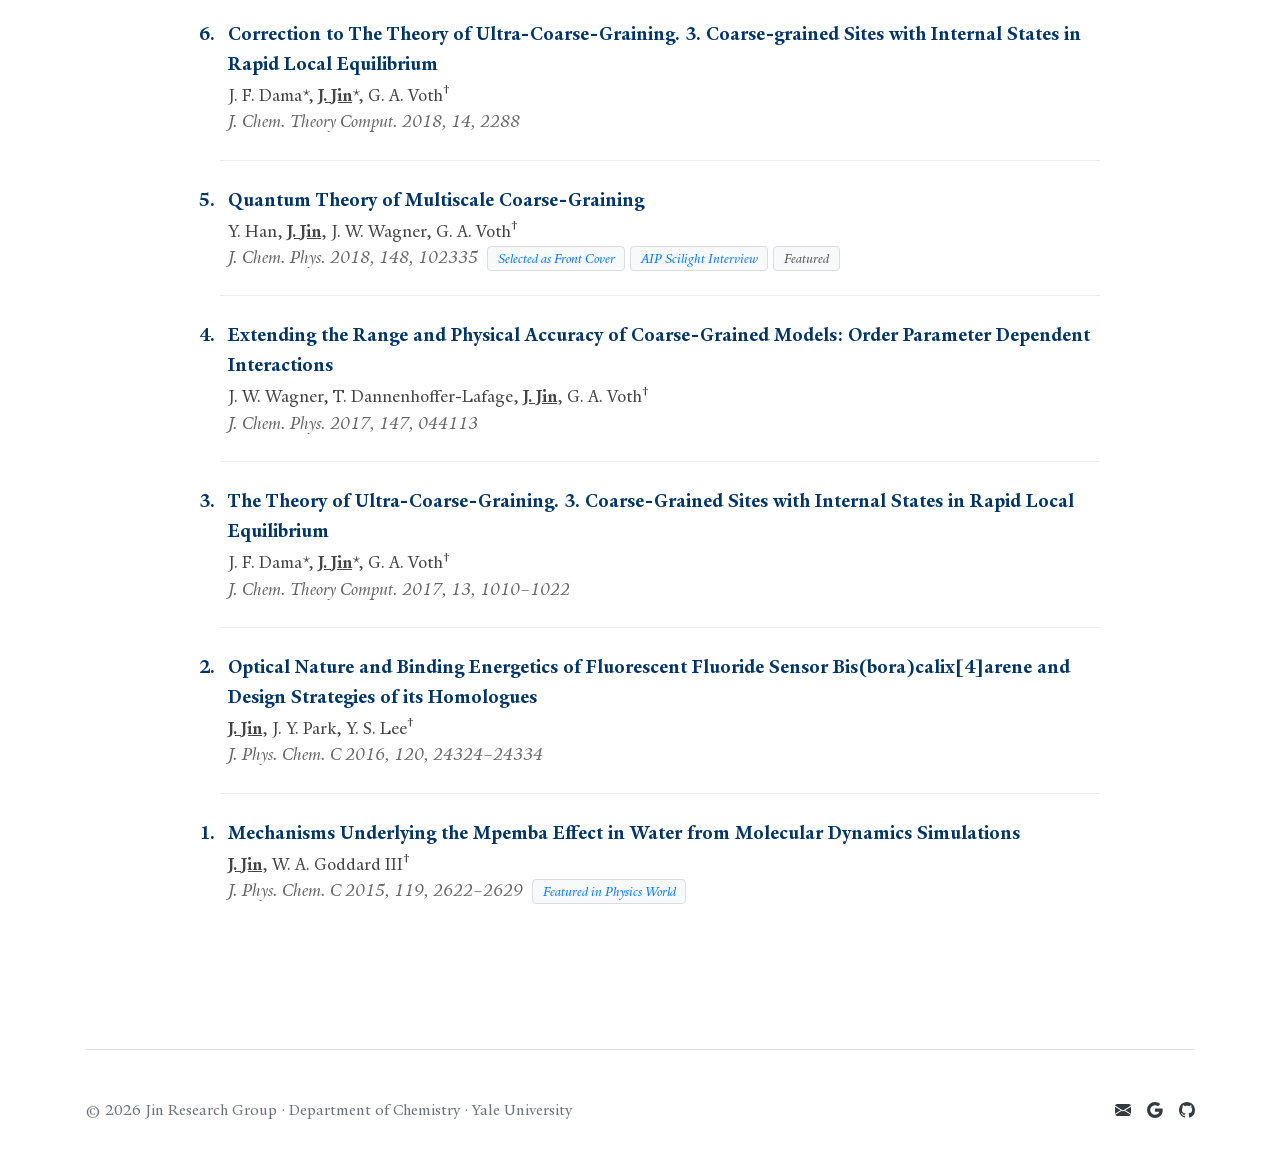
<file: publications.html>
<!DOCTYPE html>
<html>

<head>
    <meta charset="utf-8">
    <meta name="viewport" content="width=device-width, initial-scale=1.0, shrink-to-fit=no">
    <title>Jin Group | Publications</title>
    <meta property="og:title" content="Jin Group | Yale University">
    <meta property="og:type" content="website">
    <meta property="og:image" content="assets/img/Yale_Image.jpg">
    <link rel="icon" type="image/svg+xml" sizes="341x267" href="assets/img/Logo_Jinmini.svg">
    <link rel="stylesheet" href="assets/bootstrap/css/bootstrap.min.css">
    <link rel="stylesheet" href="assets/css/YaleNew.css">
    <link rel="stylesheet" href="assets/css/bss-overrides.css">
    <link rel="stylesheet" href="https://cdn.jsdelivr.net/npm/bootstrap-icons@1.10.5/font/bootstrap-icons.css">
    <link rel="stylesheet" href="assets/css/styles.css">
</head>

<body>
    <nav class="bg-white shadow-sm mb-3 px-md-4 navbar navbar-light navbar-expand-md border-bottom"><a class="navbar-brand d-flex align-items-center" href="/"><img class="mr-2 logo-yale" src="assets/img/Logo_Yale.svg" alt="Yale Logo"><img src="assets/img/Logo_Jinmini.svg" alt="Jin Lab Logo" class="logo-jin"></a><button class="navbar-toggler" data-toggle="collapse" type="button" data-target="#nav-collapse" aria-controls="nav-collapse" aria-expanded="false" aria-label="Toggle navigation"><span class="navbar-toggler-icon"></span></button>
        <div class="collapse navbar-collapse" id="nav-collapse">
            <ul class="nav ml-auto">
                <li class="nav-item"><a class="nav-link text-dark" href="research.html" style="font-family:YaleNew;font-size:1.25rem;">Research</a></li>
                <li class="nav-item"><a class="nav-link text-dark" href="people.html" style="font-family:YaleNew;font-size:1.25rem;">People</a></li>
                <li class="nav-item"><a class="nav-link text-dark" href="publications.html" style="font-family:YaleNew;font-size:1.25rem;">Publications</a></li>
                <li class="nav-item"><a class="nav-link text-dark" href="contact.html" style="font-family:YaleNew;font-size:1.25rem;">Contact</a></li>
            </ul>
        </div>
    </nav>
    <div class="container py-5" style="font-family:YaleNew;">
        <div class="row">
            <div class="col-lg-10 mx-auto">
                <h1 class="display-4 text-center mb-4" style="font-size:2.5rem;">Publications</h1>
                <div class="text-center mb-5">
                    <p class="lead mb-1">Latest updates can be found on <span style="color:rgb(0, 53, 107);">Google Scholar</span></p>
                    <p class="text-muted">† Equal contributions * corresponding author.</p>
                </div>
                <h3 class="mb-4 pb-2 border-bottom">Submitted / Preprints</h3>
                <ol class="pub-list" reversed="" start="35">
                    <li class="pub-item"><a href="https://arxiv.org/abs/2410.08180" class="pub-title">Microscopic Phase-Field Modeling</a>
                        <div class="pub-authors"><span class="pub-highlight">J. Jin</span><sup>†</sup><span>, D. R. Reichman</span><sup>†</sup></div>
                        <div class="pub-journal"><span>arXiv:2410.08180</span></div>
                    </li>
                    <li class="pub-item"><a href="https://arxiv.org/abs/2402.08675" class="pub-title">Microscopic Theory of Density Scaling: Coarse-Graining in Space and Time</a>
                        <div class="pub-authors"><span class="pub-highlight">J. Jin</span><sup>†</sup><span>, D. R. Reichman</span><sup>†</sup><span>, J. C. Dyre</span><sup>†</sup><span>, U. R. Pedersen</span><sup>†</sup></div>
                        <div class="pub-journal"><span>arXiv:2402.08675</span></div>
                    </li>
                </ol>
                <h3 class="mt-5 mb-4 pb-2 border-bottom">Published</h3>
                <ol class="pub-list" reversed="" start="33">
                    <li class="pub-item"><a class="pub-title" href="https://www.nature.com/articles/s43588-026-01006-9">Systematic Bottom-Up Coarse-Graining of Hydrated Excess Proton Transport Across Scales</a>
                        <div class="pub-authors"><span class="pub-highlight">J. Jin</span><span>, Z. Li, G. A. Voth</span><sup>†</sup></div>
                        <div class="pub-journal"><span>Nat. Comp. Sci. 2026, 6, 767-777</span></div>
                    </li>
                    <li class="pub-item"><a href="https://doi.org/10.1103/d1xd-9tw3" class="pub-title">Field-theoretic Simulation of Dean-Kawasaki Dynamics for Interacting Particles</a>
                        <div class="pub-authors"><span class="pub-highlight">J. Jin</span><sup>†</sup><span>, C. Liu, D. R. Reichman</span><sup>†</sup></div>
                        <div class="pub-journal"><span>Phys. Rev. E., 2026, 113, 044138</span></div>
                    </li>
                    <li class="pub-item"><a href="https://doi.org/10.1063/5.0299252" class="pub-title">A Bottom-Up Field-Theoretic Framework via Hierarchical Coarse-Graining: Generalized Mode Theory</a>
                        <div class="pub-authors"><span class="pub-highlight">J. Jin</span><span>*, Y. Han*, G. A. Voth</span><sup>†</sup></div>
                        <div class="pub-journal"><span>J. Chem. Phys. 2026, 164, 084110</span></div>
                    </li>
                    <li class="pub-item"><a href="https://doi.org/10.1038/s42254-025-00915-4" class="pub-title">Bottom-Up Mesoscopic Coarse-Graining of Soft Matter</a>
                        <div class="pub-authors"><span class="pub-highlight">J. Jin</span><sup>†</sup></div>
                        <div class="pub-journal"><span>Nat. Rev. Phys. 2026, 8, 130</span></div>
                    </li>
                    <li class="pub-item"><a href="https://www.nature.com/articles/s41586-025-09962-4" class="pub-title">A benchmark of expert-level academic questions to assess AI capabilities</a>
                        <div class="pub-authors"><span>L. Phan, ... , </span><span class="pub-highlight">J. Jin</span><span>, … , L. Schut</span></div>
                        <div class="pub-journal"><span>Nature 2026, 649, 1139-1146</span></div>
                    </li>
                    <li class="pub-item"><a href="https://doi.org/10.1063/5.0254388" class="pub-title">Understanding Dynamics in Coarse-Grained Models: V. Extension of Coarse-Grained Dynamics Theory to Non-Hard Sphere Systems</a>
                        <div class="pub-authors"><span class="pub-highlight">J. Jin</span><span>, G. A. Voth</span><sup>†</sup></div>
                        <div class="pub-journal"><span>J. Chem. Phys. 2025, 162, 124114</span></div>
                    </li>
                    <li class="pub-item"><a href="https://doi.org/10.1021/acs.jpcb.4c04455" class="pub-title">A Tribute to Gregory A. Voth</a>
                        <div class="pub-authors"><span class="pub-highlight">J. Jin</span><sup>†</sup><span>, W. G. Noid</span><sup>†</sup><span>, J. Li</span><sup>†</sup><span>, R. Kumar</span><sup>†</sup><span>, J. Cao</span><sup>†</sup><span>, S. Jang</span><sup>†</sup><span>, F. Paesani</span><sup>†</sup><span>, D. Reichman</span><sup>†</sup></div>
                        <div class="pub-journal"><span>J. Phys. Chem. B, 2024, 128, 7703-7706</span></div>
                    </li>
                    <li class="pub-item"><a href="https://doi.org/10.1063/5.0212973" class="pub-title">Understanding Dynamics in Coarse-Grained Models: IV. Connection of Fine-Grained and Coarse-Grained Dynamics with the Stokes-Einstein and Stokes-Einstein-Debye Relations</a>
                        <div class="pub-authors"><span class="pub-highlight">J. Jin</span><span>, G. A. Voth</span><sup>†</sup></div>
                        <div class="pub-journal"><span>J. Chem. Phys. 2024, 161, 034114</span></div>
                    </li>
                    <li class="pub-item"><a href="https://doi.org/10.1021/acs.jpcb.3c07624" class="pub-title">Hierarchical Framework for Predicting Entropies in Bottom-Up Coarse-Grained Models</a>
                        <div class="pub-authors"><span class="pub-highlight">J. Jin</span><sup>†</sup><span>, D. R. Reichman</span><sup>†</sup></div>
                        <div class="pub-journal"><span>J. Phys. Chem. B, 2024, 128, 3182-3199 </span><span class="text-primary pub-badge"><a href="https://pubs.acs.org/cms/10.1021/jpcbfk.2024.128.issue-13/asset/jpcbfk.2024.128.issue-13.xlargecover.jpg">Selected as Front Cover</a></span></div>
                    </li>
                    <li class="pub-item"><a href="https://doi.org/10.1021/acs.jpcb.3c06048" class="pub-title">Perturbative Expansion in Reciprocal Space: Bridging Microscopic and Mesoscopic Descriptions of Molecular Interactions</a>
                        <div class="pub-authors"><span class="pub-highlight">J. Jin</span><sup>†</sup><span>, D. R. Reichman</span><sup>†</sup></div>
                        <div class="pub-journal"><span>J. Phys. Chem. B, 2024, 128, 1061-1078</span></div>
                    </li>
                    <li class="pub-item"><a href="https://doi.org/10.1063/5.0160567" class="pub-title">Gaussian Representation of Coarse-Grained Interactions of Liquids: Theory, Parametrization, and Transferability</a>
                        <div class="pub-authors"><span class="pub-highlight">J. Jin</span><span>, J. Hwang, G. A. Voth</span><sup>†</sup></div>
                        <div class="pub-journal"><span>J. Chem. Phys. 2023, 159, 184105</span></div>
                    </li>
                    <li class="pub-item"><a href="https://doi.org/10.1063/5.0167158" class="pub-title">Understanding Dynamics in Coarse-Grained Models: III. Roles of Rotational Motion and Translation-Rotation Coupling in Coarse-Grained Dynamics</a>
                        <div class="pub-authors"><span class="pub-highlight">J. Jin</span><span>, E. K. Lee, G. A. Voth</span><sup>†</sup></div>
                        <div class="pub-journal"><span>J. Chem. Phys. 2023, 159, 164102</span></div>
                    </li>
                    <li class="pub-item"><a href="https://doi.org/10.1021/acs.jpcb.3c04473" class="pub-title">OpenMSCG: A Software Tool for Bottom-up Coarse-graining</a>
                        <div class="pub-authors"><span>Y. Peng, A. J. Pak, A. E. P. Durumeric, P. G. Sahrmann, S. Mani, </span><span class="pub-highlight">J. Jin</span><span>, T. D. Loose, J. Beiter, G. A. Voth</span><sup>†</sup></div>
                        <div class="pub-journal"><span>J. Phys. Chem. B 2023, 127, 8537-8550 </span><span class="pub-badge"><a href="https://software.rcc.uchicago.edu/mscg/">Program Website</a></span><span class="pub-badge">Editor’s Choice</span></div>
                    </li>
                    <li class="pub-item"><a href="https://doi.org/10.1021/acs.jpclett.2c03844" class="pub-title">Statistical Mechanical Design Principles for Coarse-Grained Interactions Across Different Conformational Free Energy Surfaces</a>
                        <div class="pub-authors"><span class="pub-highlight">J. Jin</span><span>, G. A. Voth</span><sup>†</sup></div>
                        <div class="pub-journal"><span>J. Phys. Chem. Lett. 2023, 14, 1354-1362</span></div>
                    </li>
                    <li class="pub-item"><a href="https://doi.org/10.1063/5.0116300" class="pub-title">Understanding Dynamics in Coarse-Grained Models: II. Coarse-Grained Diffusion Modeled Using Hard Sphere Theory</a>
                        <div class="pub-authors"><span class="pub-highlight">J. Jin</span><span>, K. S. Schweizer, G. A. Voth</span><sup>†</sup></div>
                        <div class="pub-journal"><span>J. Chem. Phys. 2023, 158, 034104</span></div>
                    </li>
                    <li class="pub-item"><a href="https://doi.org/10.1063/5.0116299" class="pub-title">Understanding Dynamics in Coarse-Grained Models: I. Universal Excess Entropy Scaling Relationship</a>
                        <div class="pub-authors"><span class="pub-highlight">J. Jin</span><span>, K. S. Schweizer, G. A. Voth</span><sup>†</sup></div>
                        <div class="pub-journal"><span>J. Chem. Phys. 2023, 158, 034103 </span><span class="pub-badge">Featured</span></div>
                    </li>
                    <li class="pub-item"><a href="https://doi.org/10.1021/acs.jctc.2c00643" class="pub-title">Bottom-Up Coarse-Graining: Principles and Perspectives</a>
                        <div class="pub-authors"><span class="pub-highlight">J. Jin</span><span>, A. J. Pak, A. E. P. Durumeric, T. D. Loose, G. A. Voth</span><sup>†</sup></div>
                        <div class="pub-journal"><span>J. Chem. Theory Comput. 2022, 18, 5759-5791</span></div>
                    </li>
                    <li class="pub-item"><a href="https://doi.org/10.1063/5.0035184" class="pub-title">Constructing Many-Body Dissipative Particle Dynamics Models of Fluids from Bottom-up Coarse-Graining</a>
                        <div class="pub-authors"><span>Y. Han*, </span><span class="pub-highlight">J. Jin</span><span>*, G. A. Voth</span><sup>†</sup></div>
                        <div class="pub-journal"><span>J. Chem. Phys. 2021, 154, 084122</span></div>
                    </li>
                    <li class="pub-item"><a href="https://doi.org/10.1063/5.0026652" class="pub-title">A New One-Site Coarse-Grained Model for Water: Bottom-Up Many-Body Projected Water (BUMPer). II. Temperature Transferability and Structural Properties at Low Temperature</a>
                        <div class="pub-authors"><span class="pub-highlight">J. Jin</span><span>, A. J. Pak, Y. Han, G. A. Voth</span><sup>†</sup></div>
                        <div class="pub-journal"><span>J. Chem. Phys. 2021, 154, 044105</span></div>
                    </li>
                    <li class="pub-item"><a href="https://doi.org/10.1063/5.0026651" class="pub-title">A New One-Site Coarse-Grained Model for Water: Bottom-Up Many-Body Projected Water (BUMPer). I. General Theory and Model</a>
                        <div class="pub-authors"><span class="pub-highlight">J. Jin</span><span>, Y. Han, A. J. Pak, G. A. Voth</span><sup>†</sup></div>
                        <div class="pub-journal"><span>J. Chem. Phys. 2021, 154, 044104 </span><span class="pub-badge">Editor’s Pick</span><span class="pub-badge">2021 JCP Editor's Choice</span></div>
                    </li>
                    <li class="pub-item"><a href="https://doi.org/10.1021/acs.jctc.0c00832" class="pub-title">Temperature and Phase Transferable Bottom-up Coarse-Grained Models</a>
                        <div class="pub-authors"><span class="pub-highlight">J. Jin</span><span>, A. Yu, G. A. Voth</span><sup>†</sup></div>
                        <div class="pub-journal"><span>J. Chem. Theory Comput. 2020, 16, 6823-6842</span></div>
                    </li>
                    <li class="pub-item"><a href="https://www.science.org/doi/full/10.1126/sciadv.abc6465" class="pub-title">Atomic-scale Characterization of Mature HIV-1 Capsid Stabilization by Inositol Hexakisphosphate</a>
                        <div class="pub-authors"><span>A. Yu, E. M. Lee, </span><span class="pub-highlight">J. Jin</span><span>, G. A. Voth</span><sup>†</sup></div>
                        <div class="pub-journal"><span>Sci. Adv. 2020, 6, eabc6465 </span><span class="pub-badge"><a href="https://phys.org/news/2020-10-small-molecule-key-hiv-capsules.html">Featured in Phys.org</a></span><span class="pub-badge"><a href="https://news.uchicago.edu/story/researchers-discover-how-small-molecule-key-hiv-forming-capsules">Featured in UChicago News</a></span></div>
                    </li>
                    <li class="pub-item"><a href="https://doi.org/10.1021/acs.jpclett.9b01228" class="pub-title">Understanding missing entropy in coarse-grained systems: Addressing issues of representability and transferability</a>
                        <div class="pub-authors"><span class="pub-highlight">J. Jin</span><span>, A. J. Pak, G. A. Voth</span><sup>†</sup></div>
                        <div class="pub-journal"><span>J. Phys. Chem. Lett. 2019, 10, 4549-4557</span></div>
                    </li>
                    <li class="pub-item"><a href="https://doi.org/10.1063/1.5067274" class="pub-title">Coarse-Graining Involving Virtual Sites: Centers of Symmetry Coarse-Graining</a>
                        <div class="pub-authors"><span class="pub-highlight">J. Jin</span><span>*, Y. Han*, G. A. Voth</span><sup>†</sup></div>
                        <div class="pub-journal"><span>J. Chem. Phys. 2019, 150, 154103</span></div>
                    </li>
                    <li class="pub-item"><a href="https://doi.org/10.1016/j.bpj.2019.02.011" class="pub-title">Coarse-Grained Simulations of Full-Length Integrin Activation</a>
                        <div class="pub-authors"><span>T. C. Bidone, A. Polley*, </span><span class="pub-highlight">J. Jin</span><span>*, T. Driscoll, D. V. Iwamoto, D. A. Calderwood, M. A. Schwartz, G. A. Voth</span><sup>†</sup></div>
                        <div class="pub-journal"><span>Biophys. J. 2019, 116, 1000-1010</span></div>
                    </li>
                    <li class="pub-item"><a href="https://doi.org/10.1021/acs.jctc.8b00812" class="pub-title">Ultra-Coarse-Grained Liquid State Models with Implicit Hydrogen Bonding</a>
                        <div class="pub-authors"><span class="pub-highlight">J. Jin</span><span>, Y. Han, G. A. Voth</span><sup>†</sup></div>
                        <div class="pub-journal"><span>J. Chem. Theory Comput. 2018, 14, 6159-6174</span></div>
                    </li>
                    <li class="pub-item"><a href="https://doi.org/10.1021/acs.jctc.7b01173" class="pub-title">Ultra-Coarse-Grained Models Allow for an Accurate and Transferable Treatment of Interfacial Systems</a>
                        <div class="pub-authors"><span class="pub-highlight">J. Jin</span><span>, G. A. Voth</span><sup>†</sup></div>
                        <div class="pub-journal"><span>J. Chem. Theory Comput. 2018, 14, 2180–2197 </span><span class="pub-badge"><a href="https://pubs.acs.org/page/jctcce/vi/forcefield.html">Special Virtual Issue</a></span></div>
                    </li>
                    <li class="pub-item"><a href="http://dx.doi.org/10.1021/acs.jctc.6b01081" class="pub-title">Correction to The Theory of Ultra-Coarse-Graining. 3. Coarse-grained Sites with Internal States in Rapid Local Equilibrium </a>
                        <div class="pub-authors"><span>J. F. Dama*, </span><span class="pub-highlight">J. Jin</span><span>*, G. A. Voth</span><sup>†</sup></div>
                        <div class="pub-journal"><span>J. Chem. Theory Comput. 2018, 14, 2288</span></div>
                    </li>
                    <li class="pub-item"><a href="https://doi.org/10.1063/1.5010270" class="pub-title">Quantum Theory of Multiscale Coarse-Graining</a>
                        <div class="pub-authors"><span>Y. Han, </span><span class="pub-highlight">J. Jin</span><span>, J. W. Wagner, G. A. Voth</span><sup>†</sup></div>
                        <div class="pub-journal"><span>J. Chem. Phys. 2018, 148, 102335 </span><span class="text-primary pub-badge"><a href="https://aip.scitation.org/action/showLargeCover?doi=10.1063%2Fjcp.2018.148.issue-10&amp;">Selected as Front Cover</a></span><span class="pub-badge"><a href="https://aip.scitation.org/doi/10.1063/1.5021591">AIP Scilight Interview</a></span><span class="pub-badge">Featured</span></div>
                    </li>
                    <li class="pub-item"><a href="https://doi.org/10.1063/1.4995946" class="pub-title">Extending the Range and Physical Accuracy of Coarse-Grained Models: Order Parameter Dependent Interactions</a>
                        <div class="pub-authors"><span>J. W. Wagner, T. Dannenhoffer-Lafage, </span><span class="pub-highlight">J. Jin</span><span>, G. A. Voth</span><sup>†</sup></div>
                        <div class="pub-journal"><span>J. Chem. Phys. 2017, 147, 044113</span></div>
                    </li>
                    <li class="pub-item"><a href="https://doi.org/10.1021/acs.jctc.6b01081" class="pub-title">The Theory of Ultra-Coarse-Graining. 3. Coarse-Grained Sites with Internal States in Rapid Local Equilibrium</a>
                        <div class="pub-authors"><span>J. F. Dama*, </span><span class="pub-highlight">J. Jin</span><span>*, G. A. Voth</span><sup>†</sup></div>
                        <div class="pub-journal"><span>J. Chem. Theory Comput. 2017, 13, 1010–1022</span></div>
                    </li>
                    <li class="pub-item"><a href="https://doi.org/10.1021/acs.jpcc.6b06729" class="pub-title">Optical Nature and Binding Energetics of Fluorescent Fluoride Sensor Bis(bora)calix[4]arene and Design Strategies of its Homologues </a>
                        <div class="pub-authors"><span class="pub-highlight">J. Jin</span><span>, J. Y. Park, Y. S. Lee</span><sup>†</sup></div>
                        <div class="pub-journal"><span>J. Phys. Chem. C 2016, 120, 24324–24334</span></div>
                    </li>
                    <li class="pub-item"><a href="https://doi.org/10.1021/jp511752n" class="pub-title">Mechanisms Underlying the Mpemba Effect in Water from Molecular Dynamics Simulations</a>
                        <div class="pub-authors"><span class="pub-highlight">J. Jin</span><span>, W. A. Goddard III</span><sup>†</sup></div>
                        <div class="pub-journal"><span>J. Phys. Chem. C 2015, 119, 2622–2629 </span><span class="pub-badge"><a href="https://physicsworld.com/a/when-cold-warms-faster-than-hot/">Featured in Physics World</a></span></div>
                    </li>
                </ol>
            </div>
        </div>
    </div>
    <div class="container">
        <footer class="pt-4 pt-md-5 my-md-5 border-top">
            <div class="row align-items-center">
                <div class="col-md-8">
                    <p class="text-muted mb-0" style="font-family:YaleNew;">© 2026 Jin Research Group ·&nbsp;<span style="color:rgb(108, 117, 125);">Department of Chemistry</span>&nbsp;·&nbsp;<span style="color:rgb(108, 117, 125);">Yale University</span></p>
                </div>
                <div class="col-md-4 text-md-right mt-3 mt-md-0"><a class="text-dark ml-3" href="mailto:jj3296@columbia.edu" aria-label="Email"><svg class="bi bi-envelope-fill fs-4" xmlns="http://www.w3.org/2000/svg" width="1em" height="1em" fill="currentColor" viewBox="0 0 16 16">
                            <path d="M.05 3.555A2 2 0 0 1 2 2h12a2 2 0 0 1 1.95 1.555L8 8.414zM0 4.697v7.104l5.803-3.558zM6.761 8.83l-6.57 4.027A2 2 0 0 0 2 14h12a2 2 0 0 0 1.808-1.144l-6.57-4.027L8 9.586zm3.436-.586L16 11.801V4.697z"></path>
                        </svg></a><a class="text-dark ml-3" href="https://scholar.google.com/citations?user=K7TtDyIAAAAJ&amp;hl=en&amp;oi=sra" aria-label="Google Scholar"><svg class="bi bi-google fs-4" xmlns="http://www.w3.org/2000/svg" width="1em" height="1em" fill="currentColor" viewBox="0 0 16 16">
                            <path d="M15.545 6.558a9.4 9.4 0 0 1 .139 1.626c0 2.434-.87 4.492-2.384 5.885h.002C11.978 15.292 10.158 16 8 16A8 8 0 1 1 8 0a7.7 7.7 0 0 1 5.352 2.082l-2.284 2.284A4.35 4.35 0 0 0 8 3.166c-2.087 0-3.86 1.408-4.492 3.304a4.8 4.8 0 0 0 0 3.063h.003c.635 1.893 2.405 3.301 4.492 3.301 1.078 0 2.004-.276 2.722-.764h-.003a3.7 3.7 0 0 0 1.599-2.431H8v-3.08z"></path>
                        </svg></a><a class="text-dark ml-3" href="https://github.com/jaehyeokjin" aria-label="GitHub"><svg class="bi bi-github fs-4" xmlns="http://www.w3.org/2000/svg" width="1em" height="1em" fill="currentColor" viewBox="0 0 16 16">
                            <path d="M8 0C3.58 0 0 3.58 0 8c0 3.54 2.29 6.53 5.47 7.59.4.07.55-.17.55-.38 0-.19-.01-.82-.01-1.49-2.01.37-2.53-.49-2.69-.94-.09-.23-.48-.94-.82-1.13-.28-.15-.68-.52-.01-.53.63-.01 1.08.58 1.23.82.72 1.21 1.87.87 2.33.66.07-.52.28-.87.51-1.07-1.78-.2-3.64-.89-3.64-3.95 0-.87.31-1.59.82-2.15-.08-.2-.36-1.02.08-2.12 0 0 .67-.21 2.2.82.64-.18 1.32-.27 2-.27s1.36.09 2 .27c1.53-1.04 2.2-.82 2.2-.82.44 1.1.16 1.92.08 2.12.51.56.82 1.27.82 2.15 0 3.07-1.87 3.75-3.65 3.95.29.25.54.73.54 1.48 0 1.07-.01 1.93-.01 2.2 0 .21.15.46.55.38A8.01 8.01 0 0 0 16 8c0-4.42-3.58-8-8-8"></path>
                        </svg></a></div>
            </div>
        </footer>
    </div>
    <script src="assets/js/jquery.min.js"></script>
    <script src="assets/bootstrap/js/bootstrap.min.js"></script>
</body>

</html>
</file>
<file: assets/css/YaleNew.css>
@font-face {
	font-family: 'YaleNew';
	src: url(../../assets/fonts/YaleNew-caf4b12c5065295daecdf0006a97c19e.eot) format('embedded-opentype'),
	url(../../assets/fonts/YaleNew-caf4b12c5065295daecdf0006a97c19e.eot) format('embedded-opentype'),
	url(../../assets/fonts/YaleNew-48212fec5db6e0c937970d2c25ca1c4f.woff) format('woff'),
	url(../../assets/fonts/YaleNew-c913203a157173a29ba761d9e5c134f4.ttf) format('truetype');
	font-weight: normal;
	font-style: normal;
	font-display: auto;
}

@font-face {
	font-family: 'YaleNew';
	src: url(../../assets/fonts/YaleNew-701dca9e126892a1e981dc9a89eddd2a.eot) format('embedded-opentype'),
	url(../../assets/fonts/YaleNew-701dca9e126892a1e981dc9a89eddd2a.eot) format('embedded-opentype'),
	url(../../assets/fonts/YaleNew-96fab5d14ea4ca8532eeccc7b1f46431.woff) format('woff'),
	url(../../assets/fonts/YaleNew-184a8401885efb4b358f177d887b4214.ttf) format('truetype');
	font-weight: normal;
	font-style: italic;
	font-display: auto;
}

@font-face {
	font-family: 'YaleNew';
	src: url(../../assets/fonts/YaleNew-49f1956849aa4ef9ef4e89343b0bc58d.eot) format('embedded-opentype'),
	url(../../assets/fonts/YaleNew-49f1956849aa4ef9ef4e89343b0bc58d.eot) format('embedded-opentype'),
	url(../../assets/fonts/YaleNew-e84c280bec34be678307275397edf83f.woff) format('woff'),
	url(../../assets/fonts/YaleNew-2540aa7dbaf3db180b86b73b2732c1f9.ttf) format('truetype');
	font-weight: bold;
	font-style: normal;
	font-display: auto;
}

@font-face {
	font-family: 'YaleNew';
	src: url(../../assets/fonts/YaleNew-39e034c2e5920d8b81d30b40f3253d38.eot) format('embedded-opentype'),
	url(../../assets/fonts/YaleNew-39e034c2e5920d8b81d30b40f3253d38.eot) format('embedded-opentype'),
	url(../../assets/fonts/YaleNew-7fcef67a734c1563936ec8bfc2be8270.woff) format('woff'),
	url(../../assets/fonts/YaleNew-009d3dfb0e89926be5ab4665073138a7.ttf) format('truetype');
	font-weight: bold;
	font-style: italic;
	font-display: auto;
}
</file>
<file: assets/css/bss-overrides.css>
.mx-auto {
  margin-left: auto !important;
  margin-right: auto !important;
}

.my-4 {
  margin-top: 1.5rem !important;
  margin-bottom: 1.5rem !important;
}

.mt-0 {
  margin-top: 0rem !important;
}

.mt-2 {
  margin-top: 0.5rem !important;
}

.mt-3 {
  margin-top: 1rem !important;
}

.mt-4 {
  margin-top: 1.5rem !important;
}

.mt-5 {
  margin-top: 3rem !important;
}

.mr-0 {
  margin-right: 0rem !important;
}

.mr-2 {
  margin-right: 0.5rem !important;
}

.mb-0 {
  margin-bottom: 0rem !important;
}

.mb-1 {
  margin-bottom: 0.25rem !important;
}

.mb-2 {
  margin-bottom: 0.5rem !important;
}

.mb-3 {
  margin-bottom: 1rem !important;
}

.mb-4 {
  margin-bottom: 1.5rem !important;
}

.mb-5 {
  margin-bottom: 3rem !important;
}

.ml-0 {
  margin-left: 0rem !important;
}

.ml-3 {
  margin-left: 1rem !important;
}

.ml-4 {
  margin-left: 1.5rem !important;
}

.ml-auto {
  margin-left: auto !important;
}

.p-3 {
  padding: 1rem!important;
}

.px-3 {
  padding-left: 1rem !important;
  padding-right: 1rem !important;
}

.px-4 {
  padding-left: 1.5rem !important;
  padding-right: 1.5rem !important;
}

.py-1 {
  padding-top: 0.25rem !important;
  padding-bottom: 0.25rem !important;
}

.py-2 {
  padding-top: 0.5rem !important;
  padding-bottom: 0.5rem !important;
}

.py-3 {
  padding-top: 1rem !important;
  padding-bottom: 1rem !important;
}

.py-5 {
  padding-top: 3rem !important;
  padding-bottom: 3rem !important;
}

.pt-4 {
  padding-top: 1.5rem !important;
}

.pb-0 {
  padding-bottom: 0rem !important;
}

.pb-2 {
  padding-bottom: 0.5rem !important;
}

@media (min-width: 768px) {
  .my-md-5 {
    margin-top: 3rem !important;
    margin-bottom: 3rem !important;
  }
}

@media (min-width: 768px) {
  .mt-md-0 {
    margin-top: 0rem !important;
  }
}

@media (min-width: 768px) {
  .px-md-4 {
    padding-left: 1.5rem !important;
    padding-right: 1.5rem !important;
  }
}

@media (min-width: 768px) {
  .pt-md-2 {
    padding-top: 0.5rem !important;
  }
}

@media (min-width: 768px) {
  .pt-md-4 {
    padding-top: 1.5rem !important;
  }
}

@media (min-width: 768px) {
  .pt-md-5 {
    padding-top: 3rem !important;
  }
}

@media (min-width: 768px) {
  .pb-md-2 {
    padding-bottom: 0.5rem !important;
  }
}

@media (min-width: 768px) {
  .pb-md-4 {
    padding-bottom: 1.5rem !important;
  }
}

@media (min-width: 992px) {
  .mb-lg-0 {
    margin-bottom: 0rem !important;
  }
}
</file>
<file: assets/css/styles.css>
/* Responsive Typography */

@media (max-width: 767px) {
  h1.display-4 {
    font-size: 1.75rem !important;
    line-height: 1.2 !important;
    margin-bottom: 0.5rem !important;
  }
}

@media (max-width: 767px) {
  h2.h4 {
    font-size: 1.1rem !important;
    line-height: 1.3 !important;
  }
}

@media (max-width: 767px) {
  .pricing-header {
    padding-top: 1.5rem !important;
    padding-bottom: 1rem !important;
  }
}

@media (min-width: 768px) {
  h1.display-4 {
    font-size: 3.5rem;
  }
}

@media (min-width: 768px) {
  h2.h4 {
    font-size: 1.8rem;
  }
}

@media (max-width: 767px) {
  .lead {
    font-size: 16px;
  }
}

.navbar-brand img {
  height: 35px;
  width: auto;
  display: block;
}

@media (max-width: 767px) {
  .navbar-brand img {
    height: 28px !important;
    width: auto !important;
  }
}

@media (min-width: 768px) and (max-width: 991px) {
  h1.display-4 {
    font-size: 38px;
  }
}

@media (min-width: 768px) and (max-width: 991px) {
  h2 {
    font-size: 25px !important;
  }
}

.pub-list {
  padding-left: 2.5rem;
}

.pub-item {
  margin-bottom: 1.5rem;
  padding-bottom: 1.5rem;
  border-bottom: 1px solid #eee;
  padding-left: 0.5rem;
}

.pub-item::marker {
  color: #00356B;
  font-weight: bold;
  font-size: 1.25rem;
}

.pub-item:last-child {
  border-bottom: none;
}

.pub-title {
  font-size: 1.25rem;
  font-weight: 700;
  display: block;
  margin-bottom: 0.25rem;
  color: #00356B;
  text-decoration: none !important;
}

.pub-authors {
  font-size: 1.1rem;
  color: #444;
}

.pub-journal {
  font-size: 1.1rem;
  font-style: italic;
  color: #666;
}

.pub-highlight {
  font-weight: bold;
  text-decoration: underline;
}

.pub-badge {
  font-size: 0.85rem;
  padding: 0.2rem 0.6rem;
  border-radius: 4px;
  background: #f8f9fa;
  border: 1px solid #ddd;
  color: #555;
  margin-left: 5px;
}

.member-list {
  padding-left: 0;
  list-style: none;
  text-align: left;
}

.member-item {
  margin-bottom: 0.8rem;
  font-size: 0.95rem;
  line-height: 1.4;
  color: #333;
}

.member-item .sub-text {
  display: block;
  font-size: 0.85rem;
  color: #666;
}

.member-item a {
  color: #00356B;
  text-decoration: underline;
}

.btn-outline-primary {
  border-color: #00356B !important;
  color: #00356B !important;
}

.btn-outline-primary:hover {
  background-color: #00356B !important;
  color: #fff !important;
}
</file>
